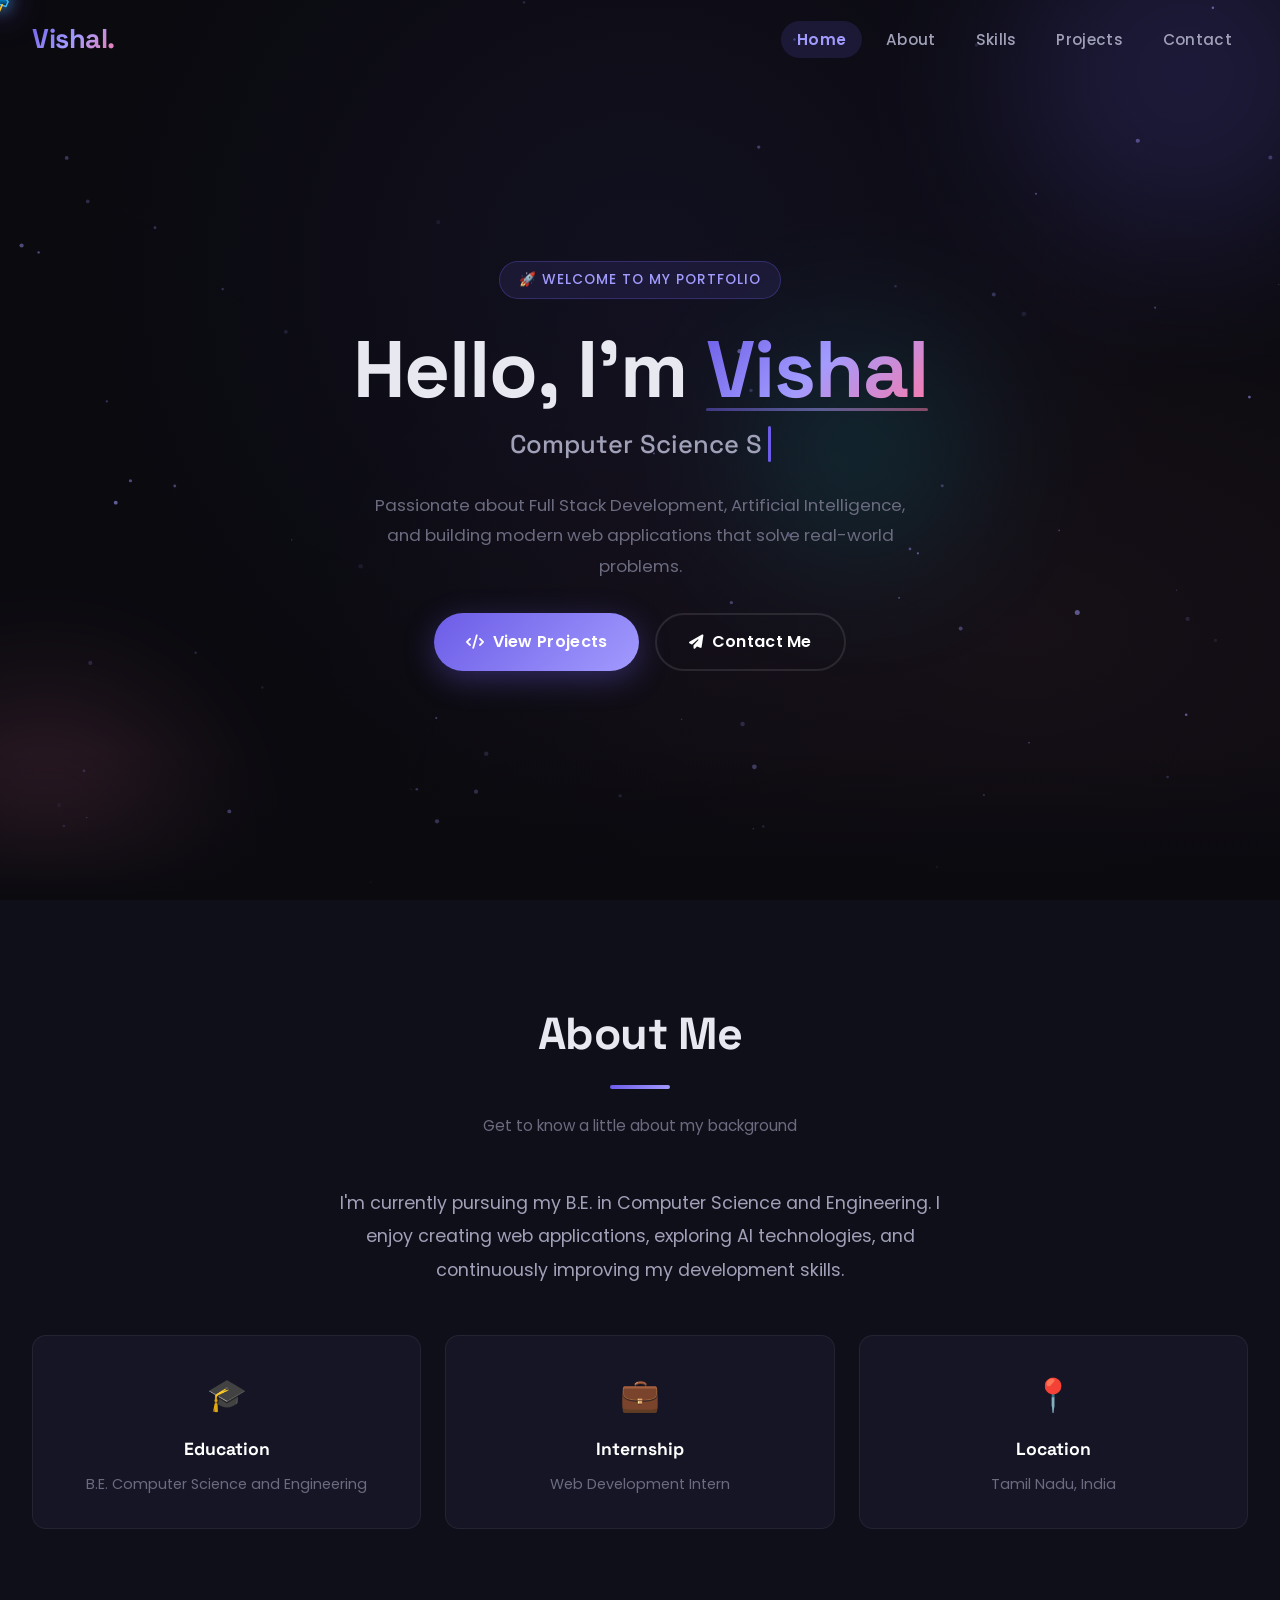
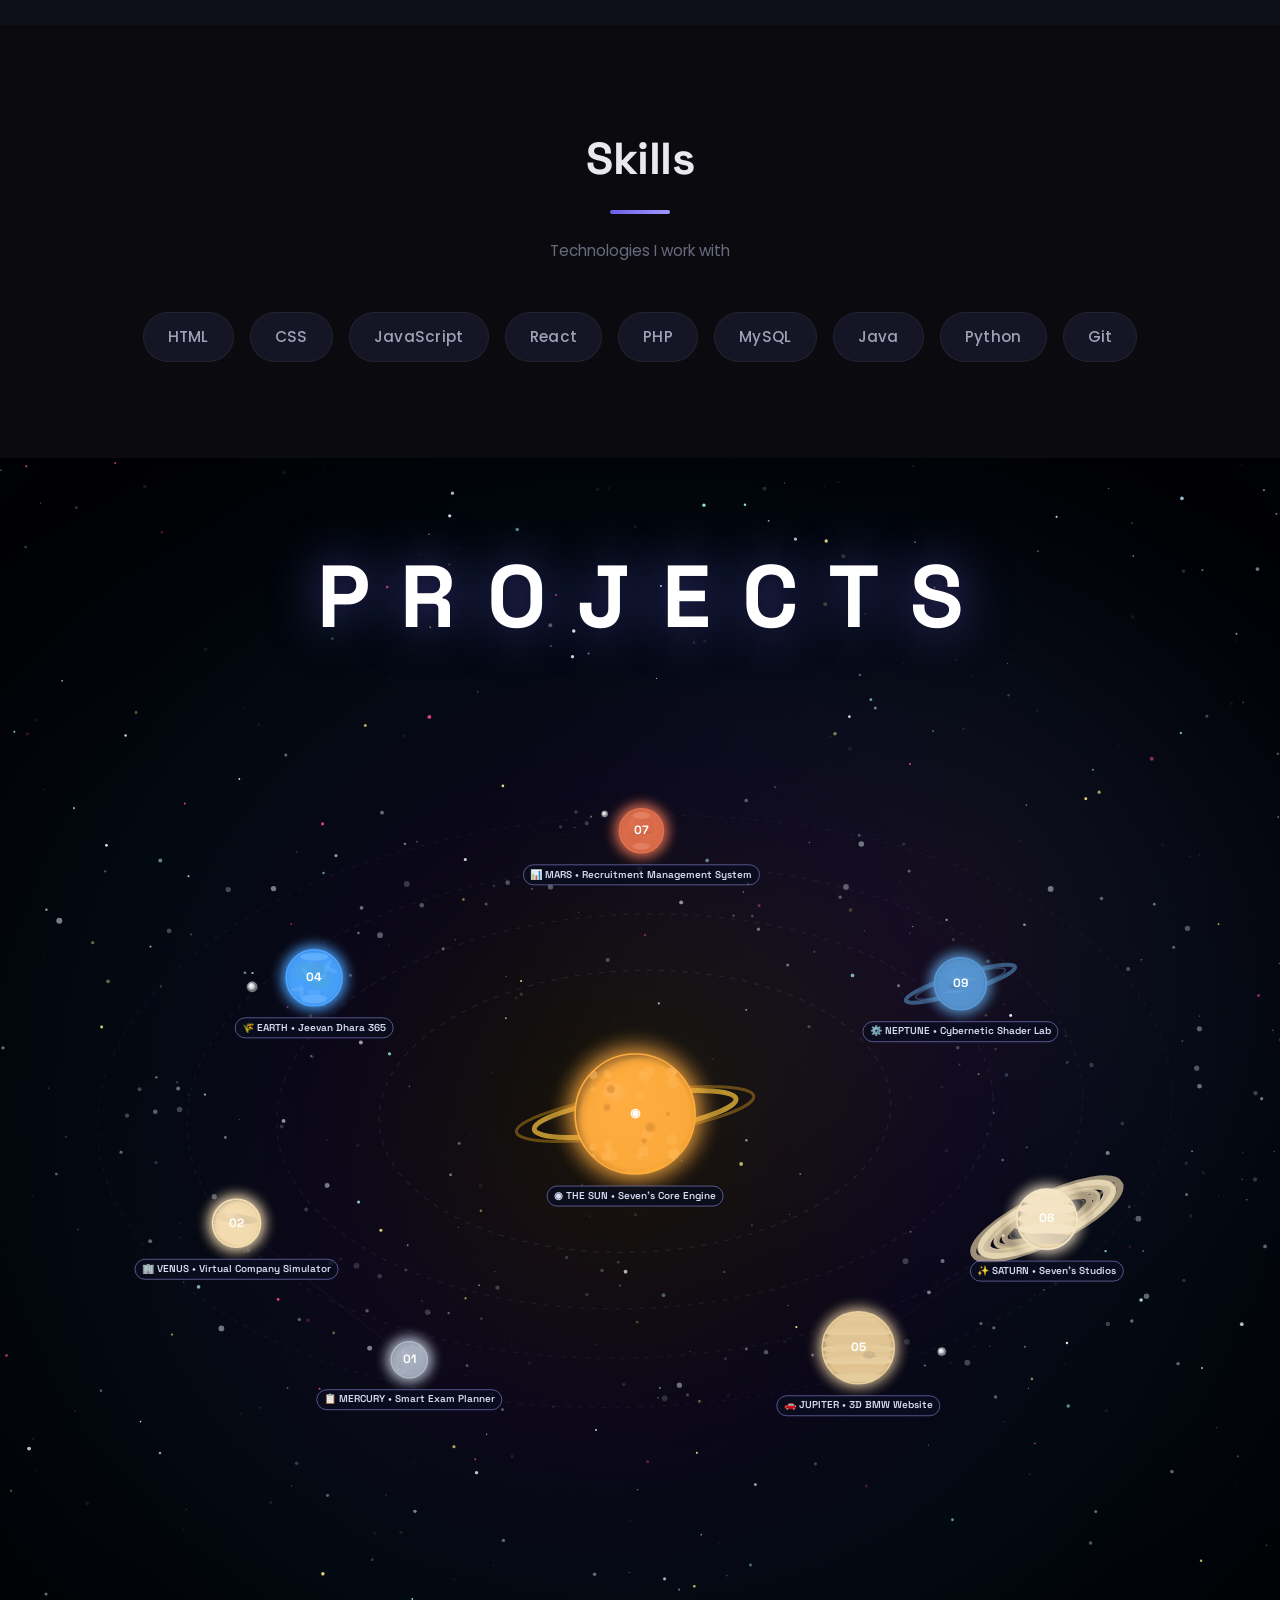
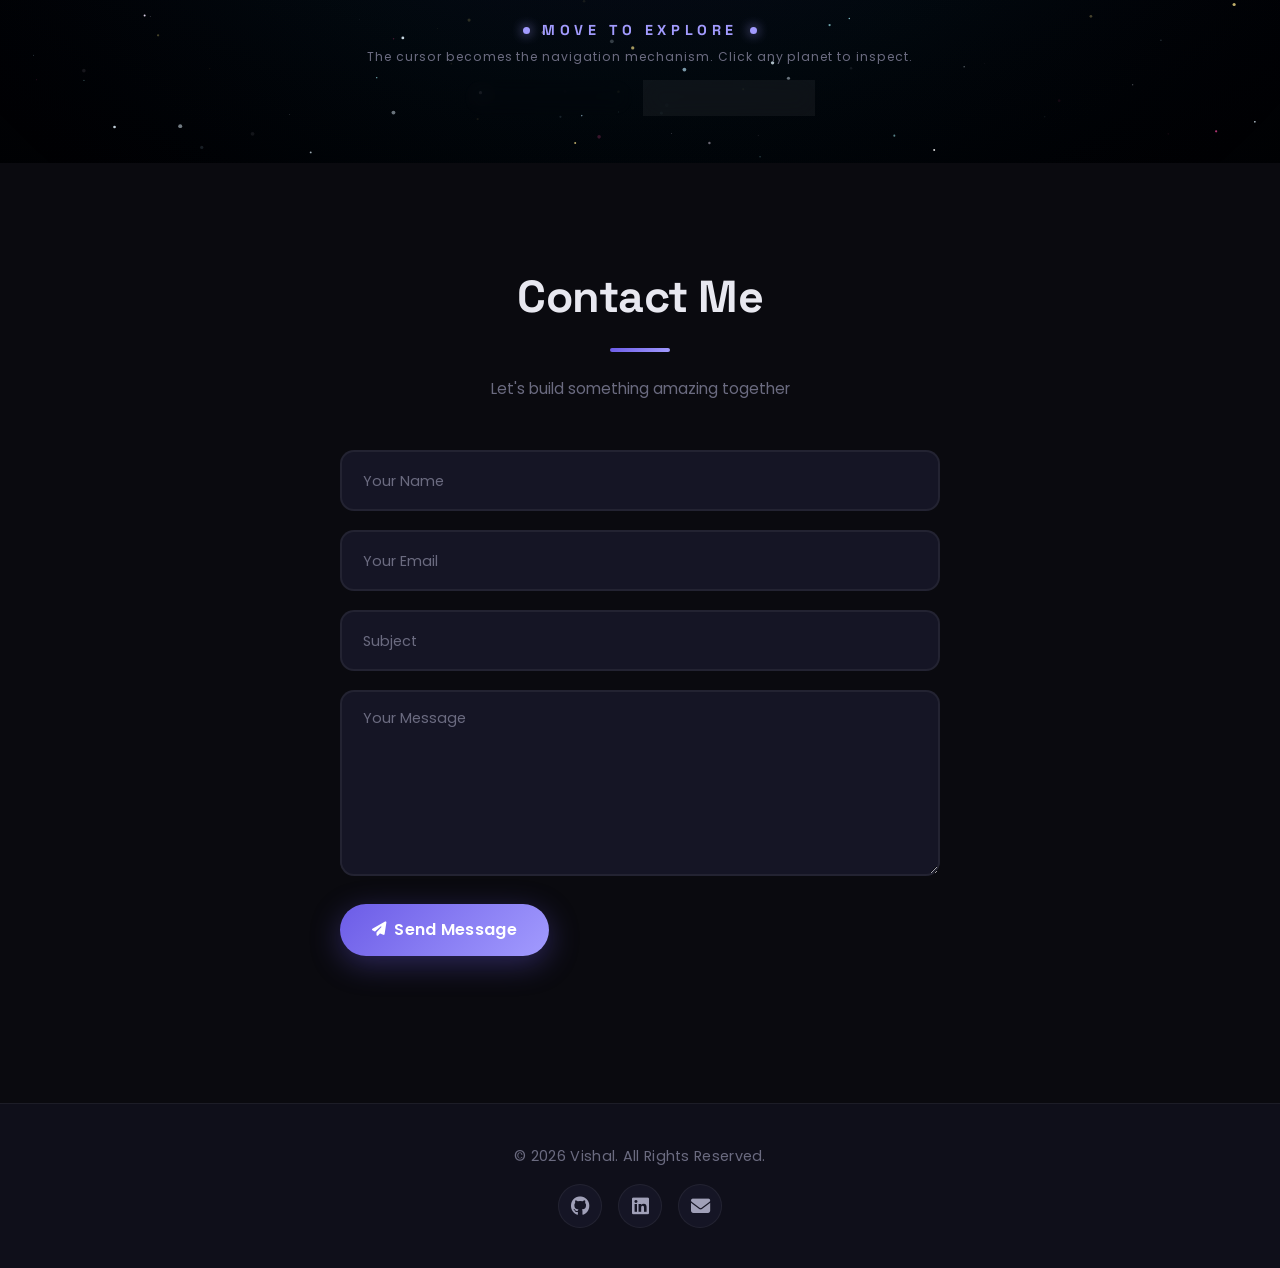
<file: index.html>
<!DOCTYPE html>
<html lang="en">

<head>
    <meta charset="UTF-8">
    <meta name="viewport" content="width=device-width, initial-scale=1.0">
    <title>Vishal</title>

    <!-- Font Awesome -->
    <link rel="stylesheet" href="https://cdnjs.cloudflare.com/ajax/libs/font-awesome/6.7.2/css/all.min.css">

    <!-- Google Fonts -->
    <link rel="preconnect" href="https://fonts.googleapis.com">
    <link rel="preconnect" href="https://fonts.gstatic.com" crossorigin>
    <link
        href="https://fonts.googleapis.com/css2?family=Poppins:wght@300;400;500;600;700;800;900&family=Space+Grotesk:wght@400;500;600;700&display=swap"
        rel="stylesheet">

    <style>
        *,
        *::before,
        *::after {
            margin: 0;
            padding: 0;
            box-sizing: border-box;
        }

        :root {
            --bg-primary: #0a0a0f;
            --bg-secondary: #0f0f1a;
            --bg-card: #151525;
            --bg-card-hover: #1a1a30;
            --text-primary: #e8e8f0;
            --text-secondary: #a0a0b8;
            --text-muted: #6b6b80;
            --accent: #6c5ce7;
            --accent-light: #a29bfe;
            --accent-glow: rgba(108, 92, 231, 0.4);
            --gradient-1: linear-gradient(135deg, #6c5ce7, #a29bfe);
            --gradient-2: linear-gradient(135deg, #fd79a8, #e84393);
            --gradient-3: linear-gradient(135deg, #00cec9, #0984e3);
            --gradient-hero: linear-gradient(135deg, #6c5ce7 0%, #a29bfe 50%, #fd79a8 100%);
            --border: rgba(255, 255, 255, 0.06);
            --border-light: rgba(255, 255, 255, 0.1);
            --shadow-sm: 0 2px 8px rgba(0, 0, 0, 0.3);
            --shadow-md: 0 8px 32px rgba(0, 0, 0, 0.4);
            --shadow-lg: 0 16px 48px rgba(0, 0, 0, 0.5);
            --shadow-glow: 0 0 40px var(--accent-glow);
            --radius-sm: 8px;
            --radius-md: 14px;
            --radius-lg: 20px;
            --radius-xl: 28px;
            --transition-fast: 0.2s cubic-bezier(0.4, 0, 0.2, 1);
            --transition-smooth: 0.35s cubic-bezier(0.4, 0, 0.2, 1);
            --transition-bounce: 0.5s cubic-bezier(0.34, 1.56, 0.64, 1);
            --font-poppins: 'Poppins', sans-serif;
            --font-space: 'Space Grotesk', sans-serif;
        }

        html {
            scroll-behavior: smooth;
            scroll-padding-top: 80px;
            font-size: 16px;
        }

        body {
            font-family: var(--font-poppins);
            background-color: var(--bg-primary);
            color: var(--text-primary);
            line-height: 1.7;
            overflow-x: hidden;
            -webkit-font-smoothing: antialiased;
            -moz-osx-font-smoothing: grayscale;
        }

        ::-webkit-scrollbar {
            width: 6px;
        }

        ::-webkit-scrollbar-track {
            background: var(--bg-primary);
        }

        ::-webkit-scrollbar-thumb {
            background: var(--accent);
            border-radius: 10px;
        }

        ::-webkit-scrollbar-thumb:hover {
            background: var(--accent-light);
        }

        ::selection {
            background: var(--accent);
            color: #fff;
        }

        #preloader {
            position: fixed;
            inset: 0;
            background: var(--bg-primary);
            z-index: 99999;
            display: flex;
            align-items: center;
            justify-content: center;
            transition: opacity 0.5s ease, visibility 0.5s ease;
        }

        #preloader.hidden {
            opacity: 0;
            visibility: hidden;
            pointer-events: none;
        }

        .loader-ring {
            width: 50px;
            height: 50px;
            border: 3px solid var(--border);
            border-top-color: var(--accent);
            border-radius: 50%;
            animation: spin 0.8s linear infinite;
        }

        @keyframes spin {
            to {
                transform: rotate(360deg);
            }
        }

        #particles-canvas {
            position: absolute;
            inset: 0;
            pointer-events: none;
            z-index: 0;
        }

        header {
            position: fixed;
            top: 0;
            left: 0;
            width: 100%;
            z-index: 1000;
            transition: var(--transition-smooth);
            padding: 0 2rem;
        }

        header.scrolled {
            background: rgba(10, 10, 15, 0.85);
            backdrop-filter: blur(20px);
            -webkit-backdrop-filter: blur(20px);
            box-shadow: 0 4px 30px rgba(0, 0, 0, 0.5);
            border-bottom: 1px solid var(--border);
        }

        .navbar {
            display: flex;
            align-items: center;
            justify-content: space-between;
            max-width: 1400px;
            margin: 0 auto;
            padding: 1rem 0;
            transition: padding var(--transition-smooth);
        }

        header.scrolled .navbar {
            padding: 0.7rem 0;
        }

        .logo {
            font-family: var(--font-space);
            font-size: 1.7rem;
            font-weight: 700;
            background: var(--gradient-hero);
            -webkit-background-clip: text;
            -webkit-text-fill-color: transparent;
            background-clip: text;
            letter-spacing: -0.5px;
            cursor: pointer;
            transition: var(--transition-fast);
            position: relative;
            z-index: 1001;
        }

        .logo:hover {
            transform: scale(1.05);
            filter: brightness(1.2);
        }

        .nav-links {
            display: flex;
            list-style: none;
            gap: 0.5rem;
            align-items: center;
        }

        .nav-links a {
            text-decoration: none;
            color: var(--text-secondary);
            font-weight: 500;
            font-size: 0.95rem;
            padding: 0.5rem 1rem;
            border-radius: 25px;
            transition: var(--transition-fast);
            position: relative;
            letter-spacing: 0.3px;
        }

        .nav-links a:hover,
        .nav-links a.active {
            color: #fff;
            background: rgba(108, 92, 231, 0.15);
        }

        .nav-links a.active {
            color: var(--accent-light);
            font-weight: 600;
        }

        .menu-btn {
            display: none;
            font-size: 1.5rem;
            color: #fff;
            cursor: pointer;
            z-index: 1001;
            transition: var(--transition-fast);
            padding: 0.4rem;
            border-radius: 8px;
        }

        .menu-btn:hover {
            color: var(--accent-light);
            background: rgba(255, 255, 255, 0.05);
        }

        .hero {
            min-height: 100vh;
            display: flex;
            align-items: center;
            justify-content: center;
            position: relative;
            overflow: hidden;
            padding: 6rem 2rem 4rem;
            background: radial-gradient(ellipse at 50% 30%, rgba(108, 92, 231, 0.08) 0%, transparent 60%),
                radial-gradient(ellipse at 80% 70%, rgba(253, 121, 168, 0.05) 0%, transparent 50%),
                var(--bg-primary);
        }

        .hero::after {
            content: '';
            position: absolute;
            bottom: 0;
            left: 0;
            width: 100%;
            height: 150px;
            background: linear-gradient(to top, var(--bg-primary), transparent);
            z-index: 1;
            pointer-events: none;
        }

        .hero-text {
            text-align: center;
            max-width: 750px;
            position: relative;
            z-index: 2;
            animation: fadeInUp 0.8s ease-out;
        }

        .hero-badge {
            display: inline-block;
            padding: 0.4rem 1.2rem;
            background: rgba(108, 92, 231, 0.12);
            border: 1px solid rgba(108, 92, 231, 0.3);
            border-radius: 50px;
            font-size: 0.85rem;
            font-weight: 500;
            color: var(--accent-light);
            margin-bottom: 1.5rem;
            letter-spacing: 1px;
            text-transform: uppercase;
        }

        .hero-text h1 {
            font-family: var(--font-space);
            font-size: clamp(2.8rem, 7vw, 5rem);
            font-weight: 800;
            line-height: 1.15;
            margin-bottom: 0.5rem;
            letter-spacing: -1px;
        }

        .hero-text h1 .highlight {
            background: var(--gradient-hero);
            -webkit-background-clip: text;
            -webkit-text-fill-color: transparent;
            background-clip: text;
            position: relative;
            display: inline-block;
        }

        .hero-text h1 .highlight::after {
            content: '';
            position: absolute;
            bottom: 4px;
            left: 0;
            width: 100%;
            height: 3px;
            background: var(--gradient-hero);
            border-radius: 2px;
            opacity: 0.5;
        }

        .hero-text .typing-wrapper {
            font-family: var(--font-space);
            font-size: clamp(1.2rem, 3vw, 1.6rem);
            font-weight: 500;
            color: var(--text-secondary);
            margin-bottom: 1.5rem;
            min-height: 2.2rem;
            display: flex;
            align-items: center;
            justify-content: center;
            gap: 4px;
        }

        .typing-cursor {
            display: inline-block;
            width: 3px;
            height: 1.4em;
            background: var(--accent);
            animation: blink 0.8s infinite;
            vertical-align: middle;
            margin-left: 2px;
            border-radius: 2px;
        }

        @keyframes blink {

            0%,
            100% {
                opacity: 1;
            }

            50% {
                opacity: 0;
            }
        }

        .hero-text p {
            color: var(--text-muted);
            font-size: 1.05rem;
            max-width: 550px;
            margin: 0 auto 2rem;
            line-height: 1.8;
        }

        .hero-buttons {
            display: flex;
            gap: 1rem;
            justify-content: center;
            flex-wrap: wrap;
        }

        .btn {
            display: inline-flex;
            align-items: center;
            gap: 0.5rem;
            padding: 0.85rem 2rem;
            border-radius: 50px;
            font-weight: 600;
            font-size: 1rem;
            text-decoration: none;
            cursor: pointer;
            border: none;
            transition: var(--transition-bounce);
            letter-spacing: 0.3px;
            position: relative;
            overflow: hidden;
            font-family: var(--font-poppins);
        }

        .btn.primary {
            background: var(--gradient-1);
            color: #fff;
            box-shadow: 0 8px 30px rgba(108, 92, 231, 0.35);
        }

        .btn.primary:hover {
            transform: translateY(-3px);
            box-shadow: 0 14px 40px rgba(108, 92, 231, 0.5);
            filter: brightness(1.1);
        }

        .btn.secondary {
            background: transparent;
            color: #fff;
            border: 2px solid var(--border-light);
        }

        .btn.secondary:hover {
            border-color: var(--accent);
            background: rgba(108, 92, 231, 0.08);
            transform: translateY(-3px);
            box-shadow: 0 8px 25px rgba(108, 92, 231, 0.2);
        }

        .btn i {
            font-size: 0.9rem;
        }

        .hero-shape {
            position: absolute;
            border-radius: 50%;
            filter: blur(80px);
            opacity: 0.2;
            z-index: 0;
            pointer-events: none;
            animation: floatShape 12s ease-in-out infinite;
        }

        .hero-shape.shape-1 {
            width: 350px;
            height: 350px;
            background: var(--accent);
            top: -100px;
            right: -80px;
            animation-delay: 0s;
        }

        .hero-shape.shape-2 {
            width: 250px;
            height: 250px;
            background: #fd79a8;
            bottom: -60px;
            left: -80px;
            animation-delay: -4s;
        }

        .hero-shape.shape-3 {
            width: 180px;
            height: 180px;
            background: #00cec9;
            top: 40%;
            left: 60%;
            animation-delay: -8s;
        }

        @keyframes floatShape {

            0%,
            100% {
                transform: translate(0, 0) scale(1);
            }

            25% {
                transform: translate(40px, -50px) scale(1.15);
            }

            50% {
                transform: translate(-20px, -20px) scale(0.9);
            }

            75% {
                transform: translate(-30px, 40px) scale(1.1);
            }
        }

        section {
            padding: 6rem 2rem;
            position: relative;
        }

        .section-title {
            font-family: var(--font-space);
            font-size: clamp(2rem, 5vw, 2.8rem);
            font-weight: 700;
            text-align: center;
            margin-bottom: 3.5rem;
            letter-spacing: -0.5px;
            position: relative;
        }

        .section-title::after {
            content: '';
            display: block;
            width: 60px;
            height: 4px;
            background: var(--gradient-1);
            border-radius: 2px;
            margin: 0.8rem auto 0;
        }

        .section-subtitle {
            text-align: center;
            color: var(--text-muted);
            max-width: 550px;
            margin: -2rem auto 3rem;
            font-size: 0.95rem;
        }

        #about {
            background: var(--bg-secondary);
        }

        .about-box {
            max-width: 1400px;
            margin: 0 auto;
            text-align: center;
        }

        .about-box>p {
            color: var(--text-secondary);
            font-size: 1.1rem;
            max-width: 650px;
            margin: 0 auto 3rem;
            line-height: 1.9;
        }

        .about-info {
            display: grid;
            grid-template-columns: repeat(auto-fit, minmax(220px, 1fr));
            gap: 1.5rem;
        }

        .info-card {
            background: var(--bg-card);
            border: 1px solid var(--border);
            border-radius: var(--radius-md);
            padding: 2rem 1.5rem;
            transition: var(--transition-smooth);
            position: relative;
            overflow: hidden;
        }

        .info-card::before {
            content: '';
            position: absolute;
            top: 0;
            left: 0;
            width: 100%;
            height: 3px;
            background: var(--gradient-1);
            transform: scaleX(0);
            transform-origin: left;
            transition: transform 0.4s ease;
        }

        .info-card:hover::before {
            transform: scaleX(1);
        }

        .info-card:hover {
            background: var(--bg-card-hover);
            border-color: var(--border-light);
            transform: translateY(-6px);
            box-shadow: var(--shadow-md);
        }

        .info-card .card-icon {
            font-size: 2rem;
            margin-bottom: 0.8rem;
            display: block;
        }

        .info-card h3 {
            font-family: var(--font-space);
            font-size: 1.1rem;
            margin-bottom: 0.4rem;
            color: #fff;
        }

        .info-card p {
            color: var(--text-muted);
            font-size: 0.9rem;
        }

        #skills {
            background: var(--bg-primary);
        }

        .skills-grid {
            display: flex;
            flex-wrap: wrap;
            gap: 1rem;
            justify-content: center;
            max-width: 1200px;
            margin: 0 auto;
        }

        .skill {
            padding: 0.7rem 1.5rem;
            background: var(--bg-card);
            border: 1px solid var(--border);
            border-radius: 50px;
            font-weight: 500;
            font-size: 0.95rem;
            color: var(--text-secondary);
            cursor: default;
            transition: var(--transition-bounce);
            position: relative;
            overflow: hidden;
            letter-spacing: 0.3px;
        }

        .skill::after {
            content: '';
            position: absolute;
            inset: 0;
            background: var(--gradient-1);
            opacity: 0;
            transition: opacity 0.3s ease;
            border-radius: 50px;
            z-index: -1;
        }

        .skill:hover {
            color: #fff;
            border-color: transparent;
            transform: translateY(-4px);
            box-shadow: 0 10px 30px rgba(108, 92, 231, 0.3);
        }

        .skill:hover::after {
            opacity: 1;
        }

        .projects-grid {
            display: grid;
            grid-template-columns: repeat(auto-fit, minmax(300px, 1fr));
            gap: 1.8rem;
            max-width: 1400px;
            margin: 0 auto;
            width: 100%;
        }

        .project-card {
            background: var(--bg-card);
            border: 1px solid var(--border);
            border-radius: var(--radius-lg);
            padding: 2rem;
            transition: var(--transition-smooth);
            position: relative;
            overflow: hidden;
            cursor: pointer;
            display: flex;
            flex-direction: column;
            gap: 0.8rem;
        }

        .project-card .project-icon {
            font-size: 2.2rem;
            margin-bottom: 0.3rem;
        }

        .project-card::after {
            content: '';
            position: absolute;
            inset: 0;
            background: radial-gradient(circle at 50% 0%, rgba(108, 92, 231, 0.08), transparent 70%);
            opacity: 0;
            transition: opacity 0.4s ease;
            pointer-events: none;
        }

        .project-card:hover {
            border-color: rgba(108, 92, 231, 0.4);
            transform: translateY(-8px);
            box-shadow: var(--shadow-lg), 0 0 0 1px rgba(108, 92, 231, 0.2) inset;
        }

        .project-card:hover::after {
            opacity: 1;
        }

        .project-card h3 {
            font-family: var(--font-space);
            font-size: 1.25rem;
            color: #fff;
            letter-spacing: -0.3px;
        }

        .project-card p {
            color: var(--text-muted);
            font-size: 0.9rem;
            line-height: 1.6;
            flex-grow: 1;
        }

        .project-tags {
            display: flex;
            flex-wrap: wrap;
            gap: 0.5rem;
            margin-top: 0.5rem;
        }

        .project-tags span {
            padding: 0.3rem 0.8rem;
            background: rgba(108, 92, 231, 0.1);
            border-radius: 20px;
            font-size: 0.75rem;
            font-weight: 500;
            color: var(--accent-light);
            letter-spacing: 0.3px;
        }

        .project-link {
            display: inline-flex;
            align-items: center;
            gap: 0.4rem;
            color: var(--accent-light);
            font-weight: 600;
            font-size: 0.9rem;
            text-decoration: none;
            margin-top: 0.4rem;
            transition: gap var(--transition-fast);
        }

        .project-link:hover {
            gap: 0.7rem;
        }

        #contact {
            background: var(--bg-primary);
            position: relative;
        }

        .contact-form {
            max-width: 600px;
            margin: 0 auto;
            display: flex;
            flex-direction: column;
            gap: 1.2rem;
        }

        .contact-form input,
        .contact-form textarea {
            width: 100%;
            padding: 1rem 1.3rem;
            background: var(--bg-card);
            border: 2px solid var(--border);
            border-radius: var(--radius-md);
            color: #fff;
            font-family: var(--font-poppins);
            font-size: 1rem;
            transition: var(--transition-fast);
            outline: none;
            resize: vertical;
        }

        .contact-form input:focus,
        .contact-form textarea:focus {
            border-color: var(--accent);
            box-shadow: 0 0 0 4px rgba(108, 92, 231, 0.1);
            background: var(--bg-card-hover);
        }

        .contact-form input::placeholder,
        .contact-form textarea::placeholder {
            color: var(--text-muted);
            font-size: 0.9rem;
        }

        .contact-form .btn {
            align-self: flex-start;
            margin-top: 0.5rem;
        }

        .form-status {
            text-align: center;
            font-weight: 500;
            margin-top: 0.5rem;
            min-height: 1.5rem;
            font-size: 0.9rem;
            transition: var(--transition-fast);
        }

        .form-status.success {
            color: #00cec9;
        }

        .form-status.error {
            color: #fd79a8;
        }

        footer {
            background: var(--bg-secondary);
            text-align: center;
            padding: 2.5rem 2rem;
            border-top: 1px solid var(--border);
            display: flex;
            flex-direction: column;
            align-items: center;
            gap: 1rem;
        }

        footer p {
            color: var(--text-muted);
            font-size: 0.9rem;
            letter-spacing: 0.3px;
        }

        .socials {
            display: flex;
            gap: 1rem;
        }

        .socials a {
            display: flex;
            align-items: center;
            justify-content: center;
            width: 44px;
            height: 44px;
            border-radius: 50%;
            background: var(--bg-card);
            color: var(--text-secondary);
            font-size: 1.2rem;
            text-decoration: none;
            transition: var(--transition-bounce);
            border: 1px solid var(--border);
        }

        .socials a:hover {
            background: var(--accent);
            color: #fff;
            border-color: transparent;
            transform: translateY(-4px);
            box-shadow: 0 8px 25px rgba(108, 92, 231, 0.4);
        }

        #back-to-top {
            position: fixed;
            bottom: 30px;
            right: 30px;
            width: 48px;
            height: 48px;
            border-radius: 50%;
            background: var(--accent);
            color: #fff;
            border: none;
            cursor: pointer;
            font-size: 1.2rem;
            z-index: 999;
            opacity: 0;
            visibility: hidden;
            transform: translateY(20px);
            transition: var(--transition-bounce);
            box-shadow: 0 6px 20px rgba(108, 92, 231, 0.4);
            display: flex;
            align-items: center;
            justify-content: center;
        }

        #back-to-top.visible {
            opacity: 1;
            visibility: visible;
            transform: translateY(0);
        }

        #back-to-top:hover {
            transform: translateY(-5px);
            box-shadow: 0 10px 30px rgba(108, 92, 231, 0.6);
            background: var(--accent-light);
        }

        @keyframes fadeInUp {
            from {
                opacity: 0;
                transform: translateY(30px);
            }

            to {
                opacity: 1;
                transform: translateY(0);
            }
        }

        @keyframes fadeIn {
            from {
                opacity: 0;
            }

            to {
                opacity: 1;
            }
        }

        .reveal {
            opacity: 0;
            transform: translateY(40px);
            transition: opacity 0.7s ease, transform 0.7s ease;
        }

        .reveal.visible {
            opacity: 1;
            transform: translateY(0);
        }

        .reveal-delay-1 {
            transition-delay: 0.1s;
        }

        .reveal-delay-2 {
            transition-delay: 0.2s;
        }

        .reveal-delay-3 {
            transition-delay: 0.3s;
        }

        .reveal-delay-4 {
            transition-delay: 0.4s;
        }

        .reveal-delay-5 {
            transition-delay: 0.5s;
        }

        /* ===============================
           PROJECTS SECTION — IMMERSIVE SOLAR SYSTEM
           =============================== */
        #projects {
            background: #000103;
            position: relative;
            min-height: 145vh;
            display: flex;
            flex-direction: column;
            justify-content: space-between;
            align-items: center;
            padding: 4rem 2rem 3rem 2rem;
            overflow: hidden;
            user-select: none;
        }

        #projects::before {
            content: '';
            position: absolute;
            inset: 0;
            background: radial-gradient(ellipse 95% 65% at 50% 50%, rgba(25, 20, 60, 0.10) 0%, rgba(3, 4, 10, 0.95) 55%, rgba(0, 1, 3, 1) 95%),
                radial-gradient(ellipse 55% 45% at 75% 25%, rgba(6, 182, 212, 0.05) 0%, transparent 70%),
                radial-gradient(ellipse 55% 45% at 25% 75%, rgba(236, 72, 153, 0.04) 0%, transparent 70%);
            pointer-events: none;
            z-index: 0;
        }

        /* Text overlays — smooth fade transitions for scroll-aware visibility */
        .opening-header {
            position: relative;
            z-index: 10;
            text-align: center;
            pointer-events: auto;
            opacity: 1;
            transform: none;
            transition: opacity 0.35s ease-out, transform 0.35s ease-out;
        }

        .opening-header.overlay-hidden {
            opacity: 0;
            pointer-events: none;
            transform: translateY(-18px);
        }

        .opening-badge {
            font-family: var(--font-space);
            font-size: 0.8rem;
            font-weight: 700;
            letter-spacing: 0.3em;
            color: var(--accent-light);
            text-transform: uppercase;
            background: rgba(108, 92, 231, 0.22);
            border: 1px solid rgba(162, 155, 254, 0.45);
            padding: 6px 24px;
            border-radius: 50px;
            display: inline-block;
            margin-bottom: 0.5rem;
            box-shadow: 0 0 30px rgba(108, 92, 231, 0.4);
            backdrop-filter: blur(10px);
        }

        .opening-title {
            font-family: var(--font-space);
            font-size: clamp(2.8rem, 7.5vw, 5.5rem);
            font-weight: 900;
            letter-spacing: 0.35em;
            text-indent: 0.35em;
            color: #ffffff;
            text-transform: uppercase;
            margin-bottom: 0.2rem;
            text-shadow: 0 0 50px rgba(108, 92, 231, 0.65);
        }

        #projects-opening-canvas {
            position: absolute;
            top: 0;
            left: 0;
            width: 100%;
            height: 100%;
            z-index: 2;
        }

        /* Bottom Banner & Mode Controls — also fade on immersion */
        .projects-bottom-bar {
            position: relative;
            z-index: 5;
            text-align: center;
            transition: opacity 0.35s ease-out, transform 0.35s ease-out;
        }

        .projects-bottom-bar.overlay-hidden {
            opacity: 0;
            pointer-events: none;
            transform: translateY(18px);
        }

        .explore-banner {
            margin-bottom: 0.8rem;
            text-align: center;
            transition: opacity 0.35s ease-out;
        }

        .explore-prompt {
            font-family: var(--font-space);
            font-size: 0.9rem;
            font-weight: 700;
            letter-spacing: 0.32em;
            color: var(--accent-light);
            text-transform: uppercase;
            display: inline-flex;
            align-items: center;
            gap: 12px;
            animation: exploreGlow 2.5s infinite ease-in-out;
        }

        .explore-dot {
            width: 7px;
            height: 7px;
            background: var(--accent-light);
            border-radius: 50%;
            box-shadow: 0 0 12px var(--accent-light);
        }

        .explore-sub {
            font-size: 0.76rem;
            color: var(--text-muted);
            margin-top: 4px;
            letter-spacing: 0.08em;
            text-align: center;
        }

        @keyframes exploreGlow {

            0%,
            100% {
                opacity: 0.6;
                transform: scale(1);
            }

            50% {
                opacity: 1;
                transform: scale(1.04);
            }
        }

        .projects-mode-controls {
            display: flex;
            gap: 12px;
            justify-content: center;
            transition: opacity 0.7s ease;
        }

        .mode-btn {
            background: rgba(255, 255, 255, 0.05);
            border: 1px solid var(--border-light);
            color: var(--text-secondary);
            padding: 8px 20px;
            border-radius: 50px;
            font-family: var(--font-space);
            font-size: 0.8rem;
            font-weight: 600;
            cursor: pointer;
            transition: var(--transition-fast);
            display: inline-flex;
            align-items: center;
            gap: 8px;
            backdrop-filter: blur(10px);
            white-space: nowrap;
        }

        .mode-btn:hover,
        .mode-btn.active {
            background: var(--accent);
            color: #ffffff;
            border-color: var(--accent-light);
            box-shadow: 0 0 20px var(--accent-glow);
        }

        .projects-grid-hidden {
            display: none !important;
        }

        #projects.grid-mode {
            min-height: auto;
            padding: 5rem 2rem 3rem;
            background: var(--bg-secondary);
        }

        #projects.grid-mode #projects-opening-canvas,
        #projects.grid-mode #node-cursor-hud {
            display: none;
        }

        #projects.grid-mode .explore-banner {
            display: none;
        }

        #projects.grid-mode::before {
            display: none;
        }

        #projects.grid-mode .opening-header,
        #projects.grid-mode .projects-bottom-bar {
            opacity: 1 !important;
            pointer-events: auto !important;
            transform: none !important;
        }

        /* HUD Panel */
        #node-cursor-hud {
            position: absolute;
            z-index: 25;
            background: rgba(10, 12, 24, 0.94);
            border: 1px solid var(--accent-light);
            border-radius: var(--radius-md);
            padding: 18px 22px;
            width: 310px;
            box-shadow: 0 25px 60px rgba(0, 0, 0, 0.9), 0 0 40px rgba(108, 92, 231, 0.5);
            backdrop-filter: blur(18px);
            pointer-events: auto;
            opacity: 0;
            transform: translateY(12px) scale(0.95);
            transition: opacity 0.25s ease, transform 0.25s ease;
        }

        #node-cursor-hud.active {
            opacity: 1;
            transform: translateY(0) scale(1);
        }

        .hud-top {
            font-family: var(--font-space);
            font-size: 0.72rem;
            font-weight: 800;
            color: var(--accent-light);
            letter-spacing: 0.15em;
            margin-bottom: 8px;
            display: flex;
            justify-content: space-between;
            align-items: center;
        }

        .hud-close-btn {
            cursor: pointer;
            color: var(--text-muted);
            font-size: 0.9rem;
            transition: color 0.2s;
            padding: 2px 6px;
        }

        .hud-close-btn:hover {
            color: #ffffff;
        }

        .hud-name {
            font-size: 1.1rem;
            font-weight: 700;
            color: #ffffff;
            margin-bottom: 6px;
            display: flex;
            align-items: center;
            gap: 10px;
        }

        .hud-description {
            font-size: 0.82rem;
            color: var(--text-secondary);
            line-height: 1.5;
            margin-bottom: 14px;
        }

        .hud-pill-tags {
            display: flex;
            gap: 6px;
            flex-wrap: wrap;
            margin-bottom: 14px;
        }

        .hud-pill-tags span {
            font-size: 0.68rem;
            background: rgba(108, 92, 231, 0.2);
            border: 1px solid rgba(162, 155, 254, 0.35);
            color: var(--accent-light);
            padding: 3px 9px;
            border-radius: 4px;
        }

        .hud-cta-btn {
            display: inline-flex;
            align-items: center;
            gap: 8px;
            font-size: 0.82rem;
            font-weight: 700;
            color: #ffffff;
            background: var(--accent);
            padding: 8px 16px;
            border-radius: 6px;
            text-decoration: none;
            transition: background 0.2s, transform 0.2s;
            width: 100%;
            justify-content: center;
            box-shadow: 0 4px 15px rgba(108, 92, 231, 0.4);
        }

        .hud-cta-btn:hover {
            background: var(--accent-light);
            color: #000000;
            transform: translateY(-2px);
        }

        /* ===============================
           RESPONSIVE
           =============================== */
        @media (max-width: 768px) {
            .menu-btn {
                display: block;
            }

            .nav-links {
                position: fixed;
                top: 0;
                right: -100%;
                width: 280px;
                height: 100vh;
                background: rgba(15, 15, 26, 0.97);
                backdrop-filter: blur(20px);
                -webkit-backdrop-filter: blur(20px);
                flex-direction: column;
                padding: 6rem 2rem 2rem;
                gap: 0.3rem;
                transition: right 0.4s cubic-bezier(0.4, 0, 0.2, 1);
                box-shadow: -10px 0 40px rgba(0, 0, 0, 0.6);
                border-left: 1px solid var(--border);
                z-index: 1000;
            }

            .nav-links.active {
                right: 0;
            }

            .nav-links a {
                font-size: 1.1rem;
                padding: 0.7rem 1rem;
                display: block;
                border-radius: 10px;
            }

            .hero-text h1 {
                font-size: 2.4rem;
            }

            section {
                padding: 4rem 1.2rem;
            }

            .projects-grid {
                grid-template-columns: 1fr;
            }

            .about-info {
                grid-template-columns: 1fr 1fr;
            }

            #back-to-top {
                bottom: 20px;
                right: 20px;
                width: 40px;
                height: 40px;
                font-size: 1rem;
            }

            .opening-title {
                letter-spacing: 0.2em !important;
                text-indent: 0.2em !important;
                font-size: clamp(2rem, 8vw, 3.5rem) !important;
            }

            #node-cursor-hud {
                width: 240px !important;
                padding: 12px 15px !important;
            }

            .projects-mode-controls {
                flex-direction: column;
                gap: 8px !important;
            }

            .mode-btn {
                font-size: 0.72rem !important;
                padding: 7px 15px !important;
            }
        }

        @media (max-width: 480px) {
            .about-info {
                grid-template-columns: 1fr;
            }

            .hero-buttons {
                flex-direction: column;
                align-items: center;
            }

            .hero-buttons .btn {
                width: 100%;
                justify-content: center;
            }

            .navbar {
                padding: 0.8rem 0;
            }

            .logo {
                font-size: 1.4rem;
            }

            .opening-title {
                letter-spacing: 0.12em !important;
                text-indent: 0.12em !important;
                font-size: 1.9rem !important;
            }

            #node-cursor-hud {
                width: 200px !important;
                padding: 10px 12px !important;
                left: 10px !important;
            }
        }

        /* ===============================
           SPACE SHUTTLE SCI-FI CURSOR
           =============================== */
        @media (pointer: fine) {
            *, *::before, *::after,
            html, body, a, button, input, textarea, select, label, canvas, svg, iframe, img, span, div, p, h1, h2, h3, h4, h5, h6,
            .btn, .mode-btn, .filter-btn, .hud-close-btn, .hud-cta-btn, .social-icon, #back-to-top, [role="button"] {
                cursor: none !important;
            }
            *:hover, *:active, *:focus, *:visited {
                cursor: none !important;
            }
        }

        #space-cursor-shuttle {
            position: fixed;
            top: 0;
            left: 0;
            width: 26px;
            height: 26px;
            pointer-events: none;
            z-index: 99999;
            transform: translate(-50%, -50%) rotate(0deg);
            filter: drop-shadow(0 0 8px rgba(56, 189, 248, 0.9)) drop-shadow(0 0 16px rgba(168, 85, 247, 0.6));
            transition: transform 0.08s cubic-bezier(0.1, 1, 0.1, 1), filter 0.2s;
        }

        #space-cursor-shuttle svg {
            width: 100%;
            height: 100%;
            display: block;
        }

        #space-cursor-ring {
            position: fixed;
            top: 0;
            left: 0;
            width: 44px;
            height: 44px;
            border: 1.5px dashed rgba(6, 182, 212, 0.75);
            border-radius: 50%;
            pointer-events: none;
            z-index: 99998;
            transform: translate(-50%, -50%);
            transition: width 0.25s cubic-bezier(0.16, 1, 0.3, 1),
                height 0.25s cubic-bezier(0.16, 1, 0.3, 1),
                border-color 0.25s,
                background-color 0.25s,
                box-shadow 0.25s;
            box-shadow: 0 0 18px rgba(6, 182, 212, 0.35), inset 0 0 12px rgba(168, 85, 247, 0.25);
            animation: spaceCursorRotate 10s linear infinite;
        }

        @keyframes spaceCursorRotate {
            from {
                transform: translate(-50%, -50%) rotate(0deg);
            }

            to {
                transform: translate(-50%, -50%) rotate(360deg);
            }
        }

        /* Reticle Ticks */
        .ring-tick {
            position: absolute;
            background: rgba(6, 182, 212, 0.9);
            pointer-events: none;
            transition: background-color 0.2s;
        }

        .tick-top {
            top: -6px;
            left: 50%;
            width: 2px;
            height: 6px;
            transform: translateX(-50%);
        }

        .tick-bottom {
            bottom: -6px;
            left: 50%;
            width: 2px;
            height: 6px;
            transform: translateX(-50%);
        }

        .tick-left {
            left: -6px;
            top: 50%;
            width: 6px;
            height: 2px;
            transform: translateY(-50%);
        }

        .tick-right {
            right: -6px;
            top: 50%;
            width: 6px;
            height: 2px;
            transform: translateY(-50%);
        }

        /* Sci-Fi Target Lock Brackets */
        .lock-corner {
            position: absolute;
            width: 10px;
            height: 10px;
            border: 1.5px solid transparent;
            opacity: 0;
            transition: opacity 0.25s, border-color 0.25s, transform 0.25s;
        }

        .corner-tl {
            top: -10px;
            left: -10px;
            border-top-color: #fbbf24;
            border-left-color: #fbbf24;
        }

        .corner-tr {
            top: -10px;
            right: -10px;
            border-top-color: #fbbf24;
            border-right-color: #fbbf24;
        }

        .corner-bl {
            bottom: -10px;
            left: -10px;
            border-bottom-color: #fbbf24;
            border-left-color: #fbbf24;
        }

        .corner-br {
            bottom: -10px;
            right: -10px;
            border-bottom-color: #fbbf24;
            border-right-color: #fbbf24;
        }

        /* Hover / Target Lock State (Links, Buttons & Planet Nodes) */
        body.cursor-hover #space-cursor-shuttle,
        body.cursor-hover-planet #space-cursor-shuttle {
            filter: drop-shadow(0 0 14px rgba(251, 191, 36, 0.95)) drop-shadow(0 0 28px rgba(245, 158, 11, 0.85));
        }

        body.cursor-hover #space-cursor-ring,
        body.cursor-hover-planet #space-cursor-ring {
            width: 60px;
            height: 60px;
            border: 1.5px solid rgba(251, 191, 36, 0.9);
            background-color: rgba(251, 191, 36, 0.08);
            box-shadow: 0 0 32px rgba(251, 191, 36, 0.55), inset 0 0 22px rgba(251, 191, 36, 0.3);
            animation-duration: 3.5s;
        }

        body.cursor-hover .lock-corner,
        body.cursor-hover-planet .lock-corner {
            opacity: 1;
            transform: scale(1.15);
        }

        body.cursor-hover .ring-tick,
        body.cursor-hover-planet .ring-tick {
            background: rgba(251, 191, 36, 0.95);
        }

        /* Mouse Down Click Pulse */
        body.cursor-active #space-cursor-ring {
            width: 30px;
            height: 30px;
            border-color: #ec4899;
            box-shadow: 0 0 35px rgba(236, 72, 153, 0.95);
        }

        #space-cursor-canvas {
            position: fixed;
            top: 0;
            left: 0;
            width: 100vw;
            height: 100vh;
            pointer-events: none;
            z-index: 99997;
        }
    </style>
</head>

<body>

    <div id="preloader">
        <div class="loader-ring"></div>
    </div>

    <button id="back-to-top" title="Back to top">
        <i class="fas fa-arrow-up"></i>
    </button>

    <header>
        <nav class="navbar">
            <h2 class="logo">Vishal.</h2>
            <ul class="nav-links">
                <li><a href="#home" class="active">Home</a></li>
                <li><a href="#about">About</a></li>
                <li><a href="#skills">Skills</a></li>
                <li><a href="#projects">Projects</a></li>
                <li><a href="#contact">Contact</a></li>
            </ul>
            <div class="menu-btn">
                <i class="fas fa-bars"></i>
            </div>
        </nav>
    </header>

    <section id="home" class="hero">
        <div class="hero-shape shape-1"></div>
        <div class="hero-shape shape-2"></div>
        <div class="hero-shape shape-3"></div>
        <canvas id="particles-canvas"></canvas>
        <div class="hero-text">
            <span class="hero-badge">🚀 Welcome to my portfolio</span>
            <h1>Hello, I'm <span class="highlight">Vishal</span></h1>
            <div class="typing-wrapper">
                <span id="typing-text"></span><span class="typing-cursor"></span>
            </div>
            <p>
                Passionate about Full Stack Development, Artificial Intelligence,
                and building modern web applications that solve real-world problems.
            </p>
            <div class="hero-buttons">
                <a href="#projects" class="btn primary">
                    <i class="fas fa-code"></i> View Projects
                </a>
                <a href="#contact" class="btn secondary">
                    <i class="fas fa-paper-plane"></i> Contact Me
                </a>
            </div>
        </div>
    </section>

    <section id="about">
        <h2 class="section-title reveal">About Me</h2>
        <p class="section-subtitle reveal reveal-delay-1">Get to know a little about my background</p>
        <div class="about-box">
            <p class="reveal reveal-delay-1">
                I'm currently pursuing my B.E. in Computer Science and Engineering.
                I enjoy creating web applications, exploring AI technologies,
                and continuously improving my development skills.
            </p>
            <div class="about-info">
                <div class="info-card reveal reveal-delay-2">
                    <span class="card-icon">🎓</span>
                    <h3>Education</h3>
                    <p>B.E. Computer Science and Engineering</p>
                </div>
                <div class="info-card reveal reveal-delay-3">
                    <span class="card-icon">💼</span>
                    <h3>Internship</h3>
                    <p>Web Development Intern</p>
                </div>
                <div class="info-card reveal reveal-delay-4">
                    <span class="card-icon">📍</span>
                    <h3>Location</h3>
                    <p>Tamil Nadu, India</p>
                </div>
            </div>
        </div>
    </section>

    <section id="skills">
        <h2 class="section-title reveal">Skills</h2>
        <p class="section-subtitle reveal reveal-delay-1">Technologies I work with</p>
        <div class="skills-grid">
            <div class="skill reveal reveal-delay-1">HTML</div>
            <div class="skill reveal reveal-delay-1">CSS</div>
            <div class="skill reveal reveal-delay-2">JavaScript</div>
            <div class="skill reveal reveal-delay-2">React</div>
            <div class="skill reveal reveal-delay-2">PHP</div>
            <div class="skill reveal reveal-delay-3">MySQL</div>
            <div class="skill reveal reveal-delay-3">Java</div>
            <div class="skill reveal reveal-delay-4">Python</div>
            <div class="skill reveal reveal-delay-4">Git</div>
        </div>
    </section>

    <!-- ================= PROJECTS — IMMERSIVE SOLAR SYSTEM ================= -->
    <section id="projects">
        <div class="opening-header">
            <!--<span class="opening-badge">01 — The Opening</span>-->
            <h2 class="opening-title">PROJECTS</h2>
        </div>

        <canvas id="projects-opening-canvas"></canvas>

        <div id="node-cursor-hud">
            <div class="hud-top">
                <span id="hud-id-text">NODE 01</span>
                <span class="hud-close-btn" onclick="unpinHudCard(event)" title="Close Panel"><i
                        class="fas fa-times"></i></span>
            </div>
            <div class="hud-name">
                <span id="hud-icon-text">📋</span>
                <span id="hud-title-text">Smart Exam Planner</span>
            </div>
            <div class="hud-description" id="hud-desc-text">AI-powered seating management platform.</div>
            <div class="hud-pill-tags" id="hud-tags-text"><span>AI</span><span>Python</span></div>
            <a href="#" target="_blank" rel="noopener noreferrer" class="hud-cta-btn" id="hud-link-text">
                Know More <i class="fas fa-external-link-alt"></i>
            </a>
        </div>

        <div class="projects-bottom-bar">
            <div class="explore-banner">
                <div class="explore-prompt">
                    <span class="explore-dot"></span>
                    MOVE TO EXPLORE
                    <span class="explore-dot"></span>
                </div>
                <div class="explore-sub">The cursor becomes the navigation mechanism. Click any planet to inspect.</div>
            </div>
            <div class="projects-mode-controls">
                <button class="mode-btn active" id="mode-matrix-btn" onclick="toggleProjectsDisplay('matrix')">
                    <i class="fas fa-circle-nodes"></i> Immersive Matrix
                </button>
                <button class="mode-btn" id="mode-grid-btn" onclick="toggleProjectsDisplay('grid')">
                    <i class="fas fa-table-cells"></i> Classic Cards Grid
                </button>
            </div>
        </div>

        <div class="projects-grid projects-grid-hidden" id="projects-cards-grid"
            style="position:relative; z-index:5; width:100%; margin-top:2rem;">
            <div class="project-card reveal reveal-delay-1">
                <span class="project-icon">📋</span>
                <h3>Smart Exam Planner</h3>
                <p>AI-powered exam seating management platform with intelligent allocation algorithms.</p>
                <div class="project-tags"><span>AI</span><span>Python</span><span>Web</span></div>
                <a href="https://vip007vishal.github.io/SEP_web/" target="_blank" rel="noopener noreferrer"
                    class="project-link">Know More <i class="fas fa-arrow-right"></i></a>
            </div>
            <div class="project-card reveal reveal-delay-2">
                <span class="project-icon">🏢</span>
                <h3>Virtual Company Simulator</h3>
                <p>Simulation platform for recruitment and interview practice with real-time feedback.</p>
                <div class="project-tags"><span>React</span><span>Node.js</span><span>AI</span></div>
                <a href="https://vip007vishal.github.io/VCS_web/" target="_blank" rel="noopener noreferrer"
                    class="project-link">Know More <i class="fas fa-arrow-right"></i></a>
            </div>
            <div class="project-card reveal reveal-delay-3">
                <span class="project-icon">📊</span>
                <h3>Recruitment Management System</h3>
                <p>Applicant tracking system built using PHP & MySQL with dashboard analytics.</p>
                <div class="project-tags"><span>PHP</span><span>MySQL</span><span>Bootstrap</span></div>
                <a href="https://vip007vishal.github.io/CRM_web/" target="_blank" rel="noopener noreferrer"
                    class="project-link">Know More <i class="fas fa-arrow-right"></i></a>
            </div>
            <div class="project-card reveal reveal-delay-4">
                <span class="project-icon">🌾</span>
                <h3>Jeevan Dhara 365</h3>
                <p>IoT-based smart agriculture monitoring system for real-time crop insights.</p>
                <div class="project-tags"><span>IoT</span><span>Sensors</span><span>Dashboard</span></div>
                <a href="https://vip007vishal.github.io/JD365_web/" target="_blank" rel="noopener noreferrer"
                    class="project-link">Know More <i class="fas fa-arrow-right"></i></a>
            </div>
            <div class="project-card reveal reveal-delay-5">
                <span class="project-icon">🚗</span>
                <h3>3D BMW Website</h3>
                <p>Interactive 3D landing page with immersive animations and sleek design.</p>
                <div class="project-tags"><span>Three.js</span><span>GSAP</span><span>WebGL</span></div>
                <a href="https://vip007vishal.github.io/BMW_web/index.html" target="_blank" rel="noopener noreferrer"
                    class="project-link">Know More <i class="fas fa-arrow-right"></i></a>
            </div>
            <div class="project-card reveal reveal-delay-1">
                <span class="project-icon">✨</span>
                <h3>Seven's Studios</h3>
                <p>Modern portfolio website designed to represent developer identity, showcase Computer Science
                    projects, skills, and client work.</p>
                <div class="project-tags"><span>HTML5</span><span>CSS3</span><span>JavaScript</span></div>
                <a href="https://vip007vishal.github.io/seven-s-studios/" target="_blank" rel="noopener noreferrer"
                    class="project-link">Know More <i class="fas fa-arrow-right"></i></a>
            </div>
        </div>
    </section>

    <section id="contact">
        <h2 class="section-title reveal">Contact Me</h2>
        <p class="section-subtitle reveal reveal-delay-1">Let's build something amazing together</p>
        <form class="contact-form reveal reveal-delay-2" id="contactForm">
            <input type="text" placeholder="Your Name" required>
            <input type="email" placeholder="Your Email" required>
            <input type="text" placeholder="Subject" required>
            <textarea rows="6" placeholder="Your Message" required></textarea>
            <button type="submit" class="btn primary">
                <i class="fas fa-paper-plane"></i> Send Message
            </button>
            <p class="form-status" id="formStatus"></p>
        </form>
    </section>

    <footer>
        <p>© 2026 Vishal. All Rights Reserved.</p>
        <div class="socials">
            <a href="#" aria-label="GitHub"><i class="fab fa-github"></i></a>
            <a href="#" aria-label="LinkedIn"><i class="fab fa-linkedin"></i></a>
            <a href="#" aria-label="Email"><i class="fas fa-envelope"></i></a>
        </div>
    </footer>

    <script>
        // ===============================
        // PRELOADER
        // ===============================
        window.addEventListener('load', () => {
            const preloader = document.getElementById('preloader');
            preloader.classList.add('hidden');
            setTimeout(() => { preloader.style.display = 'none'; }, 500);
        });

        // ===============================
        // PARTICLES CANVAS (HERO)
        // ===============================
        const particlesCanvas = document.getElementById('particles-canvas');
        const particlesCtx = particlesCanvas.getContext('2d');
        let particles = [];
        let animationId;

        function resizeParticlesCanvas() {
            const hero = document.querySelector('.hero');
            particlesCanvas.width = hero.offsetWidth;
            particlesCanvas.height = hero.offsetHeight;
        }

        class Particle {
            constructor() {
                this.reset();
            }
            reset() {
                this.x = Math.random() * particlesCanvas.width;
                this.y = Math.random() * particlesCanvas.height;
                this.size = Math.random() * 2 + 0.5;
                this.speedX = (Math.random() - 0.5) * 0.6;
                this.speedY = (Math.random() - 0.5) * 0.6;
                this.opacity = Math.random() * 0.5 + 0.1;
                this.opacitySpeed = (Math.random() - 0.5) * 0.008;
            }
            update() {
                this.x += this.speedX;
                this.y += this.speedY;
                this.opacity += this.opacitySpeed;
                if (this.opacity <= 0.05 || this.opacity >= 0.6) this.opacitySpeed *= -1;
                if (this.x < -10 || this.x > particlesCanvas.width + 10 || this.y < -10 || this.y > particlesCanvas.height + 10) {
                    this.reset();
                }
            }
            draw() {
                particlesCtx.beginPath();
                particlesCtx.arc(this.x, this.y, this.size, 0, Math.PI * 2);
                particlesCtx.fillStyle = `rgba(162, 155, 254, ${this.opacity})`;
                particlesCtx.fill();
            }
        }

        function initParticles(count = 70) {
            particles = [];
            for (let i = 0; i < count; i++) particles.push(new Particle());
        }

        function animateParticles() {
            particlesCtx.clearRect(0, 0, particlesCanvas.width, particlesCanvas.height);
            particles.forEach(p => {
                p.update();
                p.draw();
            });
            for (let i = 0; i < particles.length; i++) {
                for (let j = i + 1; j < particles.length; j++) {
                    const dx = particles[i].x - particles[j].x;
                    const dy = particles[i].y - particles[j].y;
                    const dist = Math.sqrt(dx * dx + dy * dy);
                    if (dist < 100) {
                        particlesCtx.beginPath();
                        particlesCtx.moveTo(particles[i].x, particles[i].y);
                        particlesCtx.lineTo(particles[j].x, particles[j].y);
                        particlesCtx.strokeStyle = `rgba(162, 155, 254, ${0.06 * (1 - dist / 100)})`;
                        particlesCtx.lineWidth = 0.5;
                        particlesCtx.stroke();
                    }
                }
            }
            animationId = requestAnimationFrame(animateParticles);
        }

        function setupParticles() {
            resizeParticlesCanvas();
            initParticles();
            if (animationId) cancelAnimationFrame(animationId);
            animateParticles();
        }
        window.addEventListener('resize', setupParticles);
        setupParticles();

        // ===============================
        // TYPING EFFECT
        // ===============================
        const typingElement = document.getElementById('typing-text');
        const phrases = ['Computer Science Student', 'Full Stack Developer', 'AI Enthusiast', 'Problem Solver',
            'Tech Explorer'
        ];
        let phraseIndex = 0,
            charIndex = 0,
            isDeleting = false,
            typingSpeed = 80;

        function typeEffect() {
            const currentPhrase = phrases[phraseIndex];
            if (isDeleting) {
                typingElement.textContent = currentPhrase.substring(0, charIndex - 1);
                charIndex--;
                typingSpeed = 40;
            } else {
                typingElement.textContent = currentPhrase.substring(0, charIndex + 1);
                charIndex++;
                typingSpeed = 80;
            }
            if (!isDeleting && charIndex === currentPhrase.length) {
                typingSpeed = 1800;
                isDeleting = true;
            } else if (isDeleting && charIndex === 0) {
                isDeleting = false;
                phraseIndex = (phraseIndex + 1) % phrases.length;
                typingSpeed = 400;
            }
            setTimeout(typeEffect, typingSpeed);
        }
        setTimeout(typeEffect, 600);

        // ===============================
        // MOBILE NAVIGATION
        // ===============================
        const menuBtn = document.querySelector('.menu-btn');
        const navLinks = document.querySelector('.nav-links');
        const navLinksAnchors = document.querySelectorAll('.nav-links a');
        menuBtn.addEventListener('click', () => {
            navLinks.classList.toggle('active');
            const icon = menuBtn.querySelector('i');
            icon.classList.toggle('fa-bars', !navLinks.classList.contains('active'));
            icon.classList.toggle('fa-xmark', navLinks.classList.contains('active'));
        });
        navLinksAnchors.forEach(link => {
            link.addEventListener('click', () => {
                navLinks.classList.remove('active');
                menuBtn.querySelector('i').classList.replace('fa-xmark', 'fa-bars');
            });
        });
        document.addEventListener('click', (e) => {
            if (!navLinks.contains(e.target) && !menuBtn.contains(e.target) && navLinks.classList.contains(
                'active')) {
                navLinks.classList.remove('active');
                menuBtn.querySelector('i').classList.replace('fa-xmark', 'fa-bars');
            }
        });

        // ===============================
        // HEADER SCROLL EFFECT & ACTIVE NAV
        // ===============================
        const header = document.querySelector('header');
        const sections = document.querySelectorAll('section[id]');
        window.addEventListener('scroll', () => {
            header.classList.toggle('scrolled', window.scrollY > 50);
            let scrollY = window.scrollY + 100;
            sections.forEach(section => {
                const sectionTop = section.offsetTop;
                const sectionHeight = section.offsetHeight;
                const sectionId = section.getAttribute('id');
                if (scrollY >= sectionTop && scrollY < sectionTop + sectionHeight) {
                    navLinksAnchors.forEach(a => a.classList.remove('active'));
                    const activeLink = document.querySelector(`.nav-links a[href="#${sectionId}"]`);
                    if (activeLink) activeLink.classList.add('active');
                }
            });
        });

        // ===============================
        // SCROLL REVEAL
        // ===============================
        const revealElements = document.querySelectorAll('.reveal');
        function revealOnScroll() {
            const windowHeight = window.innerHeight;
            revealElements.forEach(el => {
                if (el.getBoundingClientRect().top < windowHeight - 100) el.classList.add('visible');
            });
        }
        window.addEventListener('scroll', revealOnScroll);
        window.addEventListener('load', revealOnScroll);
        revealOnScroll();

        // ===============================
        // BACK TO TOP
        // ===============================
        const backToTopBtn = document.getElementById('back-to-top');
        window.addEventListener('scroll', () => {
            backToTopBtn.classList.toggle('visible', window.scrollY > 500);
        });
        backToTopBtn.addEventListener('click', () => window.scrollTo({ top: 0, behavior: 'smooth' }));

        // ===============================
        // CONTACT FORM
        // ===============================
        const contactForm = document.getElementById('contactForm');
        const formStatus = document.getElementById('formStatus');
        contactForm.addEventListener('submit', (e) => {
            e.preventDefault();
            const inputs = contactForm.querySelectorAll('input, textarea');
            let allFilled = true;
            inputs.forEach(input => { if (!input.value.trim()) allFilled = false; });
            if (!allFilled) {
                formStatus.textContent = '⚠️ Please fill in all fields.';
                formStatus.className = 'form-status error';
                return;
            }
            const submitBtn = contactForm.querySelector('button[type="submit"]');
            const originalHTML = submitBtn.innerHTML;
            submitBtn.innerHTML = '<i class="fas fa-spinner fa-spin"></i> Sending...';
            submitBtn.disabled = true;
            formStatus.textContent = '';
            formStatus.className = 'form-status';
            setTimeout(() => {
                formStatus.textContent = '✅ Message sent successfully! I\'ll get back to you soon.';
                formStatus.className = 'form-status success';
                submitBtn.innerHTML = originalHTML;
                submitBtn.disabled = false;
                contactForm.reset();
                setTimeout(() => {
                    formStatus.textContent = '';
                    formStatus.className = 'form-status';
                }, 4000);
            }, 1500);
        });

        document.querySelector('footer p').innerHTML = `© ${new Date().getFullYear()} Vishal. All Rights Reserved.`;
        document.querySelectorAll('a[href^="#"]').forEach(anchor => {
            anchor.addEventListener('click', function (e) {
                const targetId = this.getAttribute('href');
                if (targetId === '#') return;
                const target = document.querySelector(targetId);
                if (target) {
                    e.preventDefault();
                    target.scrollIntoView({ behavior: 'smooth' });
                }
            });
        });

        console.log('%c🚀 Vishal\'s Portfolio Enhanced! %cReady to explore.',
            'font-size: 1.2rem; font-weight: bold; color: #a29bfe;', 'color: #a0a0b8;');
    </script>

    <!-- ===============================
     IMMERSIVE SOLAR SYSTEM ENGINE
     =============================== -->
    <script>
        let currentProjectsMode = 'matrix';
        let pinnedNode = null;
        function unpinHudCard(e) {
            if (e) e.stopPropagation();
            pinnedNode = null;
            const hud = document.getElementById('node-cursor-hud');
            if (hud) hud.classList.remove('active');
        }

        function toggleProjectsDisplay(mode) {
            const canvas = document.getElementById('projects-opening-canvas');
            const hud = document.getElementById('node-cursor-hud');
            const grid = document.getElementById('projects-cards-grid');
            const btnMatrix = document.getElementById('mode-matrix-btn');
            const btnGrid = document.getElementById('mode-grid-btn');
            const section = document.getElementById('projects');
            const openingHeader = document.querySelector('.opening-header');
            const bottomBar = document.querySelector('.projects-bottom-bar');
            const exploreBanner = document.querySelector('.explore-banner');

            currentProjectsMode = mode;

            if (mode === 'grid') {
                section.classList.add('grid-mode');
                grid.classList.remove('projects-grid-hidden');
                canvas.style.display = 'none';
                hud.style.display = 'none';
                hud.classList.remove('active');
                btnMatrix.classList.remove('active');
                btnGrid.classList.add('active');
                if (exploreBanner) exploreBanner.style.display = 'none';
                if (openingHeader) {
                    openingHeader.classList.remove('overlay-hidden');
                    openingHeader.style.opacity = '1';
                    openingHeader.style.pointerEvents = 'auto';
                }
                if (bottomBar) {
                    bottomBar.classList.remove('overlay-hidden');
                    bottomBar.style.opacity = '1';
                    bottomBar.style.pointerEvents = 'auto';
                }
                setTimeout(() => {
                    grid.querySelectorAll('.reveal').forEach(el => el.classList.add('visible'));
                }, 100);
                grid.scrollIntoView({ behavior: 'smooth', block: 'start' });
            } else {
                section.classList.remove('grid-mode');
                grid.classList.add('projects-grid-hidden');
                canvas.style.display = 'block';
                hud.style.display = 'block';
                btnMatrix.classList.add('active');
                btnGrid.classList.remove('active');
                if (exploreBanner) exploreBanner.style.display = '';
                updateOverlayVisibility();
                section.scrollIntoView({ behavior: 'smooth', block: 'start' });
            }
        }

        const projectsSection = document.getElementById('projects');
        const openingHeader = document.querySelector('.opening-header');
        const bottomBar = document.querySelector('.projects-bottom-bar');

        function updateOverlayVisibility() {
            if (currentProjectsMode !== 'matrix') return;
            if (!projectsSection) return;

            const rect = projectsSection.getBoundingClientRect();
            const vh = window.innerHeight;
            const isFullCenteredView = Math.abs(rect.top) <= vh * 0.45 || (rect.top <= 120 && rect.bottom >= vh - 120);

            if (isFullCenteredView) {
                if (openingHeader) openingHeader.classList.add('overlay-hidden');
                if (bottomBar) bottomBar.classList.add('overlay-hidden');
            } else {
                if (openingHeader) openingHeader.classList.remove('overlay-hidden');
                if (bottomBar) bottomBar.classList.remove('overlay-hidden');
            }
        }

        window.addEventListener('scroll', updateOverlayVisibility);
        window.addEventListener('resize', updateOverlayVisibility);
        document.addEventListener('DOMContentLoaded', updateOverlayVisibility);
        updateOverlayVisibility();

        (function initGrandSolarSystemEngine() {
            const canvas = document.getElementById('projects-opening-canvas');
            if (!canvas) return;
            const ctx = canvas.getContext('2d');
            const hud = document.getElementById('node-cursor-hud');
            const section = document.getElementById('projects');
            let nodes = null;

            let width = 1200,
                height = 800;
            let effectiveH = 800,
                offsetY = 0;

            function updateNodeBasePositions() {
                effectiveH = Math.min(height, Math.max(window.innerHeight || 800, 750));
                offsetY = (height - effectiveH) / 2;
                if (nodes && nodes.length) {
                    nodes.forEach(n => {
                        n.baseX = n.rx * width;
                        n.baseY = offsetY + n.ry * effectiveH;
                    });
                }
            }

            function resize() {
                width = Math.max(section.clientWidth || 0, window.innerWidth || 1200);
                height = Math.max(section.clientHeight || 0, window.innerHeight || 800, 750);
                canvas.width = width;
                canvas.height = height;
                updateNodeBasePositions();
            }

            let mouseX = -1000,
                mouseY = -1000;
            section.addEventListener('mousemove', (e) => {
                if (currentProjectsMode !== 'matrix') return;
                const rect = section.getBoundingClientRect();
                mouseX = e.clientX - rect.left;
                mouseY = e.clientY - rect.top;
            });
            section.addEventListener('mouseleave', () => {
                mouseX = -1000;
                mouseY = -1000;
                if (!pinnedNode && hud) hud.classList.remove('active');
            });

            // Click listener for pinning planet HUD cards & outside unpinning
            document.addEventListener('click', (e) => {
                if (currentProjectsMode !== 'matrix') return;
                
                const hud = document.getElementById('node-cursor-hud');
                
                // If clicked inside the HUD card itself, keep pinned
                if (hud && hud.contains(e.target)) return;

                // Check if click was on a planet canvas node
                const rect = canvas.getBoundingClientRect();
                const clickX = e.clientX - rect.left;
                const clickY = e.clientY - rect.top;
                
                let clickedPlanet = null;
                if (nodes && (e.target === canvas || section.contains(e.target))) {
                    nodes.forEach(n => {
                        const dist = Math.hypot(clickX - n.x, clickY - n.y);
                        if (dist <= n.currentRadius + 22) {
                            clickedPlanet = n;
                        }
                    });
                }

                if (clickedPlanet) {
                    // Clicked a planet -> PIN IT! Card stays stuck until X or outside click!
                    pinnedNode = clickedPlanet;
                } else if (pinnedNode) {
                    // Clicked outside card and outside planets -> UNPIN & CLOSE!
                    pinnedNode = null;
                    if (hud) hud.classList.remove('active');
                }
            });

            const rawNodes = [{
                id: '01',
                rx: 0.32,
                ry: 0.80,
                type: 'mercury',
                name: 'MERCURY',
                title: 'Smart Exam Planner',
                icon: '📋',
                desc: 'AI-powered exam seating management & allocation platform.',
                tags: ['AI', 'Python', 'Web'],
                url: 'https://vip007vishal.github.io/SEP_web/',
                baseR: 18,
                color1: '#b0b8c8',
                color2: '#3a3f4a',
                ringColor: 'transparent',
                hasRing: false,
                hasMoon: false
            }, {
                id: '02',
                rx: 0.18,
                ry: 0.65,
                type: 'venus',
                name: 'VENUS',
                title: 'Virtual Company Simulator',
                icon: '🏢',
                desc: 'Simulation platform for recruitment practice with real-time feedback.',
                tags: ['React', 'Node.js', 'AI'],
                url: 'https://vip007vishal.github.io/VCS_web/',
                baseR: 24,
                color1: '#f5deb3',
                color2: '#c4a35a',
                ringColor: 'transparent',
                hasRing: false,
                hasMoon: false
            }, {
                id: '04',
                rx: 0.24,
                ry: 0.38,
                type: 'earth',
                name: 'EARTH',
                title: 'Jeevan Dhara 365',
                icon: '🌾',
                desc: 'IoT-based smart agriculture monitoring system for real-time crop insights.',
                tags: ['IoT', 'Sensors', 'Dashboard'],
                url: 'https://vip007vishal.github.io/JD365_web/',
                baseR: 28,
                color1: '#4da6ff',
                color2: '#003d80',
                ringColor: 'transparent',
                hasRing: false,
                hasMoon: true,
                moonDist: 38,
                moonR: 5
            }, {
                id: '07',
                rx: 0.50,
                ry: 0.22,
                type: 'mars',
                name: 'MARS',
                title: 'Recruitment Management System',
                icon: '📊',
                desc: 'Applicant tracking system built using PHP & MySQL with dashboard analytics.',
                tags: ['PHP', 'MySQL', 'Bootstrap'],
                url: 'https://vip007vishal.github.io/CRM_web/',
                baseR: 22,
                color1: '#e07050',
                color2: '#6b2a1a',
                ringColor: 'rgba(224,112,80,0.35)',
                hasRing: false,
                hasMoon: true,
                moonDist: 34,
                moonR: 3
            }, {
                id: '◉',
                rx: 0.50,
                ry: 0.54,
                type: 'sun',
                name: 'THE SUN',
                isCore: true,
                title: 'Seven\'s Core Engine',
                icon: '◉',
                desc: 'Central interactive matrix unifying computer science projects.',
                tags: ['Core', 'Matrix'],
                url: 'https://github.com/vip007vishal',
                baseR: 60,
                color1: '#ffac40',
                color2: '#e89520',
                ringColor: 'rgba(255,200,60,0.7)',
                hasRing: true,
                hasMoon: false
            }, {
                id: '05',
                rx: 0.68,
                ry: 0.80,
                type: 'jupiter',
                name: 'JUPITER',
                title: '3D BMW Website',
                icon: '🚗',
                desc: 'Interactive 3D landing page with immersive GSAP animations.',
                tags: ['Three.js', 'GSAP', 'WebGL'],
                url: 'https://vip007vishal.github.io/BMW_web/index.html',
                baseR: 36,
                color1: '#e8cfa0',
                color2: '#8b5a2b',
                ringColor: 'transparent',
                hasRing: false,
                hasMoon: true,
                moonDist: 48,
                moonR: 4
            }, {
                id: '06',
                rx: 0.83,
                ry: 0.65,
                type: 'saturn',
                name: 'SATURN',
                title: 'Seven\'s Studios',
                icon: '✨',
                desc: 'Modern developer portfolio representing identity & client work.',
                tags: ['HTML5', 'CSS3', 'JS'],
                url: 'https://vip007vishal.github.io/seven-s-studios/',
                baseR: 30,
                color1: '#f5e6c8',
                color2: '#b8963e',
                ringColor: 'rgba(245,230,200,0.85)',
                hasRing: true,
                hasMoon: false
            }, {
                id: '09',
                rx: 0.76,
                ry: 0.38,
                type: 'neptune',
                name: 'NEPTUNE',
                title: 'Cybernetic Shader Lab',
                icon: '⚙️',
                desc: 'Custom procedural canvas shader & particle interaction engine.',
                tags: ['Canvas', 'WebGL', 'Shaders'],
                url: 'https://vip007vishal.github.io/BMW_web/index.html',
                baseR: 26,
                color1: '#5b9bd5',
                color2: '#1a3a5c',
                ringColor: 'rgba(91,155,213,0.55)',
                hasRing: true,
                hasMoon: false
            }];

            nodes = rawNodes.map((n, i) => ({
                ...n,
                x: n.rx * width,
                y: offsetY + n.ry * effectiveH,
                baseX: n.rx * width,
                baseY: offsetY + n.ry * effectiveH,
                phase: i * 0.75,
                currentRadius: n.baseR,
                hoverProgress: 0,
                rotationAngle: i * 0.4,
                moonAngle: i * 1.2,
                flareAngle: Math.random() * Math.PI * 2,
                sunspotPhase: Math.random() * Math.PI * 2
            }));

            window.addEventListener('resize', resize);
            resize();

            // Deep space starfield
            let stars = [];
            const starColors = ['#ffffff', '#e0f2fe', '#bae6fd', '#fef08a', '#f3e8ff', '#ec4899', '#a5f3fc',
                '#fde68a'];
            for (let i = 0; i < 500; i++) {
                stars.push({
                    x: Math.random() * width,
                    y: Math.random() * height,
                    r: Math.random() * 1.8 + 0.2,
                    baseAlpha: Math.random() * 0.6 + 0.1,
                    twinkleSpeed: Math.random() * 2.5 + 0.4,
                    twinklePhase: Math.random() * Math.PI * 2,
                    color: starColors[Math.floor(Math.random() * starColors.length)]
                });
            }

            // Asteroid belt
            let asteroids = [];
            for (let i = 0; i < 140; i++) {
                asteroids.push({
                    angle: (i / 140) * Math.PI * 2 + Math.random() * 0.3,
                    rx: Math.random() * 0.34 + 0.26,
                    ry: Math.random() * 0.30 + 0.26,
                    r: Math.random() * 2.4 + 0.6,
                    speed: (Math.random() * 0.0006 + 0.00015) * (Math.random() > 0.5 ? 1 : -1),
                    color: `rgba(180,190,200,${Math.random() * 0.45 + 0.2})`
                });
            }

            // Comets
            let comets = [];

            function spawnComet() {
                comets.push({
                    x: Math.random() * width * 0.7,
                    y: -20,
                    vx: Math.random() * 5 + 3,
                    vy: Math.random() * 4 + 2,
                    len: Math.random() * 90 + 50,
                    alpha: 1
                });
            }

            // ===============================
            // PHOTOREALISTIC PLANET RENDERER
            // ===============================
            function drawRealisticPlanet(n, r, isHovered, t) {
                ctx.save();
                ctx.beginPath();
                ctx.arc(n.x, n.y, r, 0, Math.PI * 2);
                ctx.clip();

                // --- 3D Sphere Base Gradient ---
                const lightX = n.x - r * 0.38;
                const lightY = n.y - r * 0.42;
                const sphereGrad = ctx.createRadialGradient(lightX, lightY, r * 0.04, n.x + r * 0.3, n.y + r * 0.3, r *
                    1.3);
                sphereGrad.addColorStop(0, '#ffffff');
                sphereGrad.addColorStop(0.12, n.color1);
                sphereGrad.addColorStop(0.65, n.color2);
                sphereGrad.addColorStop(1, '#010308');
                ctx.fillStyle = sphereGrad;
                ctx.fill();

                // --- Surface Details per Planet Type ---
                ctx.save();
                ctx.translate(n.x, n.y);
                const rot = n.rotationAngle;

                if (n.type === 'sun') {
                    // === THE SUN: Granular photosphere, corona, flares ===
                    // Granulation
                    ctx.fillStyle = 'rgba(255,255,220,0.5)';
                    for (let g = 0; g < 30; g++) {
                        const gx = (Math.sin(g * 2.7 + t * 0.3) * r * 0.7);
                        const gy = (Math.cos(g * 3.1 + t * 0.25) * r * 0.7);
                        const gr = r * (0.06 + Math.sin(g * 1.4) * 0.04);
                        ctx.beginPath();
                        ctx.arc(gx, gy, gr, 0, Math.PI * 2);
                        ctx.fill();
                    }
                    // Sunspots
                    ctx.fillStyle = 'rgba(80,20,0,0.7)';
                    for (let s = 0; s < 5; s++) {
                        const sx = Math.cos(n.sunspotPhase + s * 1.3) * r * 0.55;
                        const sy = Math.sin(n.sunspotPhase + s * 1.7) * r * 0.45;
                        const sr = r * (0.04 + s * 0.012);
                        ctx.beginPath();
                        ctx.arc(sx, sy, sr, 0, Math.PI * 2);
                        ctx.fill();
                        ctx.fillStyle = 'rgba(40,10,0,0.85)';
                        ctx.beginPath();
                        ctx.arc(sx, sy, sr * 0.6, 0, Math.PI * 2);
                        ctx.fill();
                        ctx.fillStyle = 'rgba(80,20,0,0.7)';
                    }
                    // Solar flare arcs
                    ctx.strokeStyle = 'rgba(255,180,30,0.7)';
                    ctx.lineWidth = 2.5;
                    for (let f = 0; f < 3; f++) {
                        const fa = n.flareAngle + f * 2.1 + t * 0.15;
                        ctx.beginPath();
                        ctx.arc(0, 0, r * (0.9 + f * 0.08), fa, fa + 0.7);
                        ctx.stroke();
                    }
                } else if (n.type === 'mercury') {
                    // === MERCURY: Heavily cratered grey surface ===
                    ctx.fillStyle = 'rgba(60,65,75,0.5)';
                    ctx.fillRect(-r, -r, r * 2, r * 2);
                    for (let c = 0; c < 22; c++) {
                        const cx = (Math.sin(c * 2.9) * r * 0.75);
                        const cy = (Math.cos(c * 3.3) * r * 0.75);
                        const cr = r * (0.04 + Math.random() * 0.08);
                        ctx.fillStyle = 'rgba(40,44,52,0.7)';
                        ctx.beginPath();
                        ctx.arc(cx, cy, cr, 0, Math.PI * 2);
                        ctx.fill();
                        ctx.strokeStyle = 'rgba(180,185,195,0.5)';
                        ctx.lineWidth = 0.8;
                        ctx.stroke();
                        // Ray systems from larger craters
                        if (cr > r * 0.06) {
                            ctx.strokeStyle = 'rgba(200,205,215,0.3)';
                            ctx.lineWidth = 0.5;
                            for (let ray = 0; ray < 6; ray++) {
                                const ra = ray * 1.05;
                                ctx.beginPath();
                                ctx.moveTo(cx, cy);
                                ctx.lineTo(cx + Math.cos(ra) * cr * 3, cy + Math.sin(ra) * cr * 3);
                                ctx.stroke();
                            }
                        }
                    }
                } else if (n.type === 'venus') {
                    // === VENUS: Swirling sulfuric cloud bands ===
                    for (let b = 0; b < 10; b++) {
                        const by = -r + b * r * 0.2;
                        ctx.fillStyle = `rgba(240,220,180,${0.25 + b * 0.03})`;
                        ctx.beginPath();
                        ctx.ellipse(0, by, r * 1.05, r * 0.12, 0.05 * b, 0, Math.PI * 2);
                        ctx.fill();
                    }
                    ctx.fillStyle = 'rgba(255,240,210,0.2)';
                    ctx.beginPath();
                    ctx.ellipse(0, -r * 0.2, r * 0.9, r * 0.2, 0.1, 0, Math.PI * 2);
                    ctx.fill();
                } else if (n.type === 'earth') {
                    // === EARTH: Blue oceans, green continents, white clouds ===
                    // Oceans
                    ctx.fillStyle = 'rgba(30,120,220,0.8)';
                    ctx.fillRect(-r, -r, r * 2, r * 2);
                    // Continents
                    ctx.fillStyle = 'rgba(60,160,60,0.7)';
                    ctx.beginPath();
                    ctx.ellipse(-r * 0.15, -r * 0.2, r * 0.5, r * 0.35, 0.4, 0, Math.PI * 2);
                    ctx.fill();
                    ctx.beginPath();
                    ctx.ellipse(r * 0.25, r * 0.1, r * 0.4, r * 0.3, -0.25, 0, Math.PI * 2);
                    ctx.fill();
                    ctx.fillStyle = 'rgba(80,140,50,0.6)';
                    ctx.beginPath();
                    ctx.ellipse(r * 0.2, -r * 0.3, r * 0.35, r * 0.25, 0.15, 0, Math.PI * 2);
                    ctx.fill();
                    // Polar ice caps
                    ctx.fillStyle = 'rgba(255,255,255,0.8)';
                    ctx.beginPath();
                    ctx.ellipse(0, -r * 0.75, r * 0.5, r * 0.14, 0, 0, Math.PI * 2);
                    ctx.fill();
                    ctx.beginPath();
                    ctx.ellipse(0, r * 0.75, r * 0.45, r * 0.16, 0, 0, Math.PI * 2);
                    ctx.fill();
                    // Clouds
                    ctx.fillStyle = 'rgba(255,255,255,0.45)';
                    for (let cl = 0; cl < 8; cl++) {
                        const clx = Math.sin(cl * 1.8 + t * 0.02) * r * 0.6;
                        const cly = Math.cos(cl * 2.2 + t * 0.03) * r * 0.5;
                        ctx.beginPath();
                        ctx.ellipse(clx, cly, r * 0.25, r * 0.08, cl * 0.5, 0, Math.PI * 2);
                        ctx.fill();
                    }
                } else if (n.type === 'mars') {
                    // === MARS: Rusty red with dark highlands & polar caps ===
                    ctx.fillStyle = 'rgba(200,90,40,0.7)';
                    ctx.fillRect(-r, -r, r * 2, r * 2);
                    // Darker highland regions
                    ctx.fillStyle = 'rgba(140,50,20,0.5)';
                    ctx.beginPath();
                    ctx.ellipse(r * 0.1, -r * 0.3, r * 0.5, r * 0.35, 0.3, 0, Math.PI * 2);
                    ctx.fill();
                    ctx.beginPath();
                    ctx.ellipse(-r * 0.3, r * 0.2, r * 0.4, r * 0.3, -0.4, 0, Math.PI * 2);
                    ctx.fill();
                    // Polar CO2 caps
                    ctx.fillStyle = 'rgba(255,250,240,0.85)';
                    ctx.beginPath();
                    ctx.ellipse(0, -r * 0.7, r * 0.4, r * 0.16, 0, 0, Math.PI * 2);
                    ctx.fill();
                    ctx.beginPath();
                    ctx.ellipse(0, r * 0.7, r * 0.38, r * 0.15, 0, 0, Math.PI * 2);
                    ctx.fill();
                    // Valles Marineris canyon hint
                    ctx.strokeStyle = 'rgba(60,20,8,0.55)';
                    ctx.lineWidth = 2;
                    ctx.beginPath();
                    ctx.moveTo(-r * 0.5, r * 0.1);
                    ctx.quadraticCurveTo(0, r * 0.2, r * 0.5, r * 0.05);
                    ctx.stroke();
                } else if (n.type === 'jupiter') {
                    // === JUPITER: Banded gas giant with Great Red Spot ===
                    const bandColors = ['#e8cfa0', '#d4a96a', '#c4945a', '#e0c080', '#b88040', '#d8b870',
                        '#c09050', '#e5d0a5', '#ba7a3a', '#dcc090'
                    ];
                    for (let b = 0; b < 10; b++) {
                        const by = -r + b * r * 0.2 + Math.sin(b * 1.5 + t * 0.01) * r * 0.04;
                        ctx.fillStyle = bandColors[b];
                        ctx.beginPath();
                        ctx.ellipse(0, by, r * 1.02, r * 0.13, 0, 0, Math.PI * 2);
                        ctx.fill();
                    }
                    // Turbulent edges
                    for (let b = 0; b < 9; b++) {
                        const by = -r + (b + 0.5) * r * 0.2;
                        ctx.strokeStyle = 'rgba(180,120,60,0.4)';
                        ctx.lineWidth = 1.5;
                        ctx.beginPath();
                        ctx.ellipse(0, by, r * 1.01, r * 0.04, 0, 0, Math.PI * 2);
                        ctx.stroke();
                    }
                    // Great Red Spot
                    const grsX = r * 0.3;
                    const grsY = r * 0.2;
                    const grsGrad = ctx.createRadialGradient(grsX, grsY, r * 0.02, grsX, grsY, r * 0.18);
                    grsGrad.addColorStop(0, '#e85040');
                    grsGrad.addColorStop(0.5, '#d03028');
                    grsGrad.addColorStop(1, 'rgba(200,100,60,0)');
                    ctx.fillStyle = grsGrad;
                    ctx.beginPath();
                    ctx.ellipse(grsX, grsY, r * 0.18, r * 0.1, 0, 0, Math.PI * 2);
                    ctx.fill();
                } else if (n.type === 'saturn') {
                    // === SATURN: Golden bands ===
                    const sBandColors = ['#f5e6c8', '#e8d5a8', '#f0ddb8', '#dcc898', '#f2e0c0', '#e0cc98'];
                    for (let b = 0; b < 6; b++) {
                        const by = -r + b * r * 0.33;
                        ctx.fillStyle = sBandColors[b];
                        ctx.beginPath();
                        ctx.ellipse(0, by, r * 1.01, r * 0.18, 0, 0, Math.PI * 2);
                        ctx.fill();
                    }
                } else if (n.type === 'neptune') {
                    // === NEPTUNE: Deep azure with bright cloud streaks ===
                    ctx.fillStyle = 'rgba(50,100,180,0.7)';
                    ctx.fillRect(-r, -r, r * 2, r * 2);
                    for (let b = 0; b < 6; b++) {
                        const by = -r + b * r * 0.33;
                        ctx.fillStyle = `rgba(40,80,160,${0.3 + b * 0.06})`;
                        ctx.beginPath();
                        ctx.ellipse(0, by, r * 1.02, r * 0.16, 0.05, 0, Math.PI * 2);
                        ctx.fill();
                    }
                    // Bright methane cloud streaks
                    ctx.fillStyle = 'rgba(180,210,255,0.5)';
                    ctx.beginPath();
                    ctx.ellipse(r * 0.1, -r * 0.2, r * 0.5, r * 0.06, 0.1, 0, Math.PI * 2);
                    ctx.fill();
                    ctx.beginPath();
                    ctx.ellipse(-r * 0.2, r * 0.3, r * 0.4, r * 0.05, -0.08, 0, Math.PI * 2);
                    ctx.fill();
                    // Great Dark Spot
                    ctx.fillStyle = 'rgba(10,25,55,0.75)';
                    ctx.beginPath();
                    ctx.ellipse(-r * 0.25, r * 0.1, r * 0.2, r * 0.1, 0, 0, Math.PI * 2);
                    ctx.fill();
                }

                ctx.restore(); // end translate

                // --- Night-side shadow terminus (all planets except sun) ---
                if (!n.isCore) {
                    const shadowGrad = ctx.createRadialGradient(n.x + r * 0.5, n.y + r * 0.5, r * 0.18, n.x, n.y, r * 1.2);
                    shadowGrad.addColorStop(0, 'rgba(2,4,10,0.94)');
                    shadowGrad.addColorStop(0.7, 'rgba(2,4,10,0.3)');
                    shadowGrad.addColorStop(1, 'transparent');
                    ctx.fillStyle = shadowGrad;
                    ctx.fill();
                }

                // --- Specular highlight ---
                const specGrad = ctx.createRadialGradient(n.x - r * 0.3, n.y - r * 0.35, r * 0.02, n.x - r * 0.15, n.y - r *
                    0.2, r * 0.5);
                specGrad.addColorStop(0, 'rgba(255,255,255,0.55)');
                specGrad.addColorStop(0.5, 'rgba(255,255,255,0.1)');
                specGrad.addColorStop(1, 'transparent');
                ctx.fillStyle = specGrad;
                ctx.fill();

                ctx.restore(); // end clip

                // --- Atmosphere rim glow ---
                const auraR = r + (n.isCore ? 30 : 18) + n.hoverProgress * 25;
                const auraGrad = ctx.createRadialGradient(n.x, n.y, r * 0.88, n.x, n.y, auraR);
                auraGrad.addColorStop(0, n.color1 + 'dd');
                auraGrad.addColorStop(0.5, n.color1 + '40');
                auraGrad.addColorStop(1, 'transparent');
                ctx.beginPath();
                ctx.arc(n.x, n.y, auraR, 0, Math.PI * 2);
                ctx.fillStyle = auraGrad;
                ctx.fill();

                // --- Outer stroke ---
                ctx.beginPath();
                ctx.arc(n.x, n.y, r, 0, Math.PI * 2);
                ctx.strokeStyle = isHovered ? '#ffffff' : n.color1;
                ctx.lineWidth = isHovered ? 3.2 : 1.6;
                ctx.stroke();
            }

            // ===============================
            // RING RENDERER (Saturn, Neptune, Sun corona ring)
            // ===============================
            function drawRings(n, r) {
                ctx.save();
                ctx.translate(n.x, n.y);
                const ringTilt = n.type === 'saturn' ? -0.45 : n.type === 'neptune' ? -0.3 : -0.15;
                ctx.rotate(ringTilt);

                if (n.type === 'saturn') {
                    // Multi-layered realistic rings
                    const ringDefs = [
                        { outerR: r * 2.7, innerR: r * 2.45, color: 'rgba(220,200,160,0.7)', lw: 6 },
                        { outerR: r * 2.4, innerR: r * 2.2, color: 'rgba(240,225,190,0.85)', lw: 7 },
                        { outerR: r * 2.15, innerR: r * 1.9, color: 'rgba(200,180,140,0.5)', lw: 3 },
                        { outerR: r * 1.85, innerR: r * 1.55, color: 'rgba(230,210,170,0.75)', lw: 6 },
                        { outerR: r * 1.5, innerR: r * 1.35, color: 'rgba(180,160,120,0.4)', lw: 2 },
                    ];
                    ringDefs.forEach(rd => {
                        ctx.beginPath();
                        ctx.ellipse(0, 0, rd.outerR, rd.outerR * 0.28, 0, 0, Math.PI * 2);
                        ctx.ellipse(0, 0, rd.innerR, rd.innerR * 0.28, 0, 0, Math.PI * 2);
                        ctx.strokeStyle = rd.color;
                        ctx.lineWidth = rd.lw;
                        ctx.stroke();
                    });
                } else if (n.type === 'neptune') {
                    ctx.beginPath();
                    ctx.ellipse(0, 0, r * 2.2, r * 0.35, 0, 0, Math.PI * 2);
                    ctx.strokeStyle = n.ringColor;
                    ctx.lineWidth = 4;
                    ctx.stroke();
                    ctx.beginPath();
                    ctx.ellipse(0, 0, r * 1.8, r * 0.28, 0, 0, Math.PI * 2);
                    ctx.strokeStyle = 'rgba(91,155,213,0.35)';
                    ctx.lineWidth = 2;
                    ctx.stroke();
                } else if (n.isCore) {
                    // Sun corona ring
                    ctx.beginPath();
                    ctx.ellipse(0, 0, r * 1.7, r * 0.3, 0, 0, Math.PI * 2);
                    ctx.strokeStyle = n.ringColor;
                    ctx.lineWidth = 5;
                    ctx.stroke();
                    ctx.beginPath();
                    ctx.ellipse(0, 0, r * 2.0, r * 0.35, 0, 0, Math.PI * 2);
                    ctx.strokeStyle = 'rgba(255,180,30,0.35)';
                    ctx.lineWidth = 3;
                    ctx.stroke();
                }
                ctx.restore();
            }

            // ===============================
            // MAIN ANIMATION LOOP
            // ===============================
            let t = 0;

            function loop() {
                if (currentProjectsMode !== 'matrix') {
                    requestAnimationFrame(loop);
                    return;
                }
                ctx.clearRect(0, 0, width, height);
                t += 0.016;

                if (Math.random() < 0.008 && comets.length < 3) spawnComet();

                // --- Milky Way Nebula Dust ---
                const sunNode = nodes.find(n => n.isCore);
                const sunX = sunNode ? sunNode.x : width * 0.5;
                const sunY = sunNode ? sunNode.y : offsetY + effectiveH * 0.54;

                ctx.save();
                const neb1 = ctx.createRadialGradient(sunX, sunY, 80, sunX, sunY, width * 0.7);
                neb1.addColorStop(0, 'rgba(251,191,36,0.08)');
                neb1.addColorStop(0.3, 'rgba(124,58,237,0.07)');
                neb1.addColorStop(0.6, 'rgba(6,182,212,0.03)');
                neb1.addColorStop(1, 'transparent');
                ctx.fillStyle = neb1;
                ctx.fillRect(0, 0, width, height);
                const neb2 = ctx.createRadialGradient(width * 0.75, height * 0.35, 50, width * 0.75, height * 0.35, width *
                    0.4);
                neb2.addColorStop(0, 'rgba(236,72,153,0.05)');
                neb2.addColorStop(0.6, 'rgba(139,92,246,0.02)');
                neb2.addColorStop(1, 'transparent');
                ctx.fillStyle = neb2;
                ctx.fillRect(0, 0, width, height);
                ctx.restore();

                // --- Orbital Rings ---
                const orbitRadii = [width * 0.2, width * 0.28, width * 0.35, width * 0.42];
                orbitRadii.forEach((or, idx) => {
                    ctx.save();
                    ctx.beginPath();
                    ctx.ellipse(sunX, sunY, or, or * 0.55, -0.04, 0, Math.PI * 2);
                    ctx.strokeStyle = `rgba(162,155,254,${0.12 - idx * 0.02})`;
                    ctx.lineWidth = 1.2;
                    ctx.setLineDash([5, 7]);
                    ctx.stroke();
                    ctx.restore();
                });

                // --- Stars ---
                stars.forEach(s => {
                    const alpha = Math.max(0.08, Math.min(0.9, s.baseAlpha + Math.sin(t * s.twinkleSpeed + s
                        .twinklePhase) * 0.4));
                    ctx.beginPath();
                    ctx.arc(s.x, s.y, s.r, 0, Math.PI * 2);
                    ctx.fillStyle = s.color;
                    ctx.globalAlpha = alpha;
                    ctx.fill();
                });
                ctx.globalAlpha = 1.0;

                // --- Asteroid Belt ---
                asteroids.forEach(a => {
                    a.angle += a.speed;
                    const ax = sunX + Math.cos(a.angle) * (width * a.rx);
                    const ay = sunY + Math.sin(a.angle) * (effectiveH * a.ry * 0.6);
                    ctx.beginPath();
                    ctx.arc(ax, ay, a.r, 0, Math.PI * 2);
                    ctx.fillStyle = a.color;
                    ctx.fill();
                });

                // --- Comets ---
                for (let i = comets.length - 1; i >= 0; i--) {
                    const c = comets[i];
                    c.x += c.vx;
                    c.y += c.vy;
                    c.alpha -= 0.007;
                    if (c.alpha <= 0 || c.x > width + 60 || c.y > height + 60) { comets.splice(i, 1); continue; }
                    const tailGrad = ctx.createLinearGradient(c.x, c.y, c.x - c.vx * 10, c.y - c.vy * 10);
                    tailGrad.addColorStop(0, `rgba(255,255,255,${c.alpha})`);
                    tailGrad.addColorStop(0.4, `rgba(162,155,254,${c.alpha * 0.6})`);
                    tailGrad.addColorStop(1, 'transparent');
                    ctx.beginPath();
                    ctx.moveTo(c.x, c.y);
                    ctx.lineTo(c.x - c.vx * 10, c.y - c.vy * 10);
                    ctx.strokeStyle = tailGrad;
                    ctx.lineWidth = 2.8;
                    ctx.stroke();
                    ctx.beginPath();
                    ctx.arc(c.x, c.y, 3.5, 0, Math.PI * 2);
                    ctx.fillStyle = `rgba(255,255,255,${c.alpha})`;
                    ctx.fill();
                }

                // --- Update Node Positions ---
                nodes.forEach(n => {
                    n.baseX = n.rx * width;
                    n.baseY = offsetY + n.ry * effectiveH;
                    const driftX = Math.sin(t + n.phase) * 10;
                    const driftY = Math.cos(t * 0.85 + n.phase) * 8;
                    let targetX = n.baseX + driftX;
                    let targetY = n.baseY + driftY;
                    const dx = mouseX - n.x;
                    const dy = mouseY - n.y;
                    const dist = Math.hypot(dx, dy);
                    if (dist < 220) {
                        const pull = (220 - dist) / 220;
                        targetX += dx * pull * 0.28;
                        targetY += dy * pull * 0.28;
                    }
                    n.x += (targetX - n.x) * 0.1;
                    n.y += (targetY - n.y) * 0.1;
                    n.rotationAngle += 0.004;
                    n.moonAngle += 0.018;
                    n.flareAngle += 0.01;
                    n.sunspotPhase += 0.003;
                });

                // --- Hover Detection ---
                hoverNode = null;
                let minDist = 9999;
                nodes.forEach(n => {
                    const dist = Math.hypot(mouseX - n.x, mouseY - n.y);
                    if (dist < n.currentRadius + 20 && dist < minDist) {
                        minDist = dist;
                        hoverNode = n;
                    }
                });
                if (hoverNode || pinnedNode) {
                    document.body.classList.add('cursor-hover-planet');
                } else {
                    document.body.classList.remove('cursor-hover-planet');
                }

                // --- Constellation Laser Lines ---
                for (let i = 0; i < nodes.length; i++) {
                    for (let j = i + 1; j < nodes.length; j++) {
                        const n1 = nodes[i],
                            n2 = nodes[j];
                        const d = Math.hypot(n1.x - n2.x, n1.y - n2.y);
                        if (d < 280) {
                            ctx.beginPath();
                            ctx.moveTo(n1.x, n1.y);
                            ctx.lineTo(n2.x, n2.y);
                            ctx.strokeStyle = `rgba(162,155,254,${(1 - d / 280) * 0.22})`;
                            ctx.lineWidth = 1.3;
                            ctx.stroke();
                        }
                    }
                }

                // --- Cursor Laser Beams ---
                if (mouseX > 0 && mouseY > 0) {
                    nodes.forEach(n => {
                        const d = Math.hypot(mouseX - n.x, mouseY - n.y);
                        if (d < 220) {
                            ctx.beginPath();
                            ctx.moveTo(n.x, n.y);
                            ctx.lineTo(mouseX, mouseY);
                            ctx.strokeStyle = `rgba(162,155,254,${(1 - d / 220) * 0.6})`;
                            ctx.lineWidth = 1.6;
                            ctx.setLineDash([3, 3]);
                            ctx.stroke();
                            ctx.setLineDash([]);
                        }
                    });
                }

                // --- DRAW PLANETS ---
                nodes.forEach(n => {
                    const isHovered = (n === hoverNode || n === pinnedNode);
                    n.hoverProgress += ((isHovered ? 1 : 0) - n.hoverProgress) * 0.16;
                    const targetRadius = n.baseR + n.hoverProgress * 20;
                    n.currentRadius += (targetRadius - n.currentRadius) * 0.18;
                    const r = n.currentRadius;

                    // Draw rings (behind planet)
                    if (n.hasRing) drawRings(n, r);

                    // Draw moon
                    if (n.hasMoon) {
                        const mx = n.x + Math.cos(n.moonAngle) * (r + n.moonDist);
                        const my = n.y + Math.sin(n.moonAngle) * (r * 0.4 + n.moonDist * 0.4);
                        ctx.beginPath();
                        ctx.arc(mx, my, n.moonR, 0, Math.PI * 2);
                        const moonGrad = ctx.createRadialGradient(mx - n.moonR * 0.3, my - n.moonR * 0.3, n.moonR *
                            0.05, mx, my, n.moonR);
                        moonGrad.addColorStop(0, '#ffffff');
                        moonGrad.addColorStop(0.5, '#c8cdd4');
                        moonGrad.addColorStop(1, '#3a3f48');
                        ctx.fillStyle = moonGrad;
                        ctx.fill();
                        ctx.strokeStyle = 'rgba(255,255,255,0.5)';
                        ctx.lineWidth = 0.8;
                        ctx.stroke();
                    }

                    // Draw photorealistic planet
                    drawRealisticPlanet(n, r, isHovered, t);

                    // Node ID label on planet
                    ctx.font = `bold ${isHovered ? '14px' : '12px'} "Space Grotesk", sans-serif`;
                    ctx.fillStyle = '#ffffff';
                    ctx.textAlign = 'center';
                    ctx.textBaseline = 'middle';
                    ctx.fillText(n.id, n.x, n.y);

                    // Holographic badge below planet
                    const labelY = n.y + r + 12;
                    const labelText = `${n.icon} ${n.name} • ${n.title}`;
                    ctx.font = `600 ${isHovered ? '12px' : '10px'} "Space Grotesk", sans-serif`;
                    const labelW = ctx.measureText(labelText).width + 14;
                    ctx.fillStyle = isHovered ? 'rgba(108,92,231,0.95)' : 'rgba(10,14,30,0.85)';
                    ctx.strokeStyle = isHovered ? '#ffffff' : 'rgba(162,155,254,0.5)';
                    ctx.lineWidth = 1;
                    ctx.beginPath();
                    const badgeH = 20;
                    if (ctx.roundRect) {
                        ctx.roundRect(n.x - labelW / 2, labelY, labelW, badgeH, 10);
                    } else {
                        ctx.rect(n.x - labelW / 2, labelY, labelW, badgeH);
                    }
                    ctx.fill();
                    ctx.stroke();
                    ctx.fillStyle = isHovered ? '#ffffff' : 'rgba(224,231,255,0.95)';
                    ctx.textAlign = 'center';
                    ctx.textBaseline = 'middle';
                    ctx.fillText(labelText, n.x, labelY + badgeH / 2);
                });

                // --- HUD Panel ---
                const displayNode = pinnedNode || hoverNode;
                if (displayNode) {
                    document.getElementById('hud-id-text').textContent =
                        `NODE ${displayNode.id} • ${displayNode.name} ${pinnedNode === displayNode ? '• PINNED' : ''}`;
                    document.getElementById('hud-icon-text').textContent = displayNode.icon;
                    document.getElementById('hud-title-text').textContent = displayNode.title;
                    document.getElementById('hud-desc-text').textContent = displayNode.desc;
                    document.getElementById('hud-link-text').href = displayNode.url;
                    document.getElementById('hud-tags-text').innerHTML = displayNode.tags.map(t =>
                        `<span>${t}</span>`).join('');
                    const hudW = hud.offsetWidth || 310;
                    const hudH = hud.offsetHeight || 200;
                    const cardX = Math.min(Math.max(displayNode.x - hudW / 2, 15), width - hudW - 15);
                    let cardY;
                    if (displayNode.y > height * 0.55) {
                        cardY = Math.max(10, displayNode.y - hudH - displayNode.currentRadius - 20);
                    } else {
                        cardY = Math.min(height - hudH - 10, displayNode.y + displayNode.currentRadius + 38);
                    }
                    hud.style.left = `${cardX}px`;
                    hud.style.top = `${cardY}px`;
                    hud.classList.add('active');
                } else {
                    hud.classList.remove('active');
                }

                requestAnimationFrame(loop);
            }
            loop();
        })();
    </script>

    <!-- Space Shuttle Custom Cursor Elements -->
    <div id="space-cursor-shuttle">
        <svg viewBox="0 0 24 24" fill="none" xmlns="http://www.w3.org/2000/svg">
            <path d="M12 2L15.5 8.5L19.5 13.5L17.5 18L12 16L6.5 18L4.5 13.5L8.5 8.5L12 2Z" fill="url(#shuttleGrad)"
                stroke="#38bdf8" stroke-width="1.3" stroke-linejoin="round" />
            <circle cx="12" cy="9.5" r="2.2" fill="#06b6d4" />
            <path d="M10 16.5L12 21L14 16.5" stroke="#fbbf24" stroke-width="1.6" stroke-linecap="round" />
            <defs>
                <linearGradient id="shuttleGrad" x1="12" y1="2" x2="12" y2="18" gradientUnits="userSpaceOnUse">
                    <stop stop-color="#38bdf8" />
                    <stop offset="0.6" stop-color="#0284c7" />
                    <stop offset="1" stop-color="#0f172a" />
                </linearGradient>
            </defs>
        </svg>
    </div>
    <div id="space-cursor-ring">
        <div class="ring-tick tick-top"></div>
        <div class="ring-tick tick-bottom"></div>
        <div class="ring-tick tick-left"></div>
        <div class="ring-tick tick-right"></div>
        <!-- Sci-Fi Target Lock Corners -->
        <div class="lock-corner corner-tl"></div>
        <div class="lock-corner corner-tr"></div>
        <div class="lock-corner corner-bl"></div>
        <div class="lock-corner corner-br"></div>
    </div>
    <canvas id="space-cursor-canvas"></canvas>

    <script>
        // ===============================
        // SPACE SHUTTLE REAL FIRE & GOLDEN SPARK ENGINE
        // ===============================
        (function initSpaceCursorEngine() {
            const shuttle = document.getElementById('space-cursor-shuttle');
            const ring = document.getElementById('space-cursor-ring');
            const canvas = document.getElementById('space-cursor-canvas');
            if (!shuttle || !ring || !canvas) return;

            const ctx = canvas.getContext('2d');
            let mouseX = -100, mouseY = -100;
            let lastMouseX = -100, lastMouseY = -100;
            let ringX = -100, ringY = -100;
            let currentAngle = 0;
            let particles = [];
            const fireColors = ['#fbbf24', '#f59e0b', '#d97706', '#ffaa00', '#ff5500', '#ffe600', '#ffffff', '#38bdf8'];

            function resizeCanvas() {
                canvas.width = window.innerWidth;
                canvas.height = window.innerHeight;
            }
            window.addEventListener('resize', resizeCanvas);
            resizeCanvas();

            window.addEventListener('mousemove', (e) => {
                mouseX = e.clientX;
                mouseY = e.clientY;
                shuttle.style.left = `${mouseX}px`;
                shuttle.style.top = `${mouseY}px`;

                const dx = mouseX - lastMouseX;
                const dy = mouseY - lastMouseY;
                const dist = Math.hypot(dx, dy);

                if (dist > 1.5) {
                    const targetAngle = Math.atan2(dy, dx) * (180 / Math.PI) + 90;
                    let diff = (targetAngle - currentAngle) % 360;
                    if (diff < -180) diff += 360;
                    if (diff > 180) diff -= 360;
                    currentAngle += diff * 0.35;
                }
                lastMouseX = mouseX;
                lastMouseY = mouseY;

                // Spawn plasma thruster flames & golden fire sparks on move
                const count = Math.min(Math.floor(dist * 0.35) + 1, 4);
                for (let k = 0; k < count; k++) {
                    const rad = (currentAngle - 90) * (Math.PI / 180);
                    const exhaustX = mouseX - Math.cos(rad) * 12 + (Math.random() - 0.5) * 6;
                    const exhaustY = mouseY - Math.sin(rad) * 12 + (Math.random() - 0.5) * 6;
                    const randType = Math.random();

                    particles.push({
                        x: exhaustX,
                        y: exhaustY,
                        vx: -Math.cos(rad) * (Math.random() * 2.5 + 0.8) + (Math.random() - 0.5) * 1.5,
                        vy: -Math.sin(rad) * (Math.random() * 2.5 + 0.8) + (Math.random() - 0.5) * 1.5 - 0.3,
                        size: Math.random() * 3.5 + 1.2,
                        color: fireColors[Math.floor(Math.random() * fireColors.length)],
                        alpha: 1,
                        decay: Math.random() * 0.04 + 0.02,
                        isFireSpark: randType < 0.5,
                        isStar: randType >= 0.5 && randType < 0.75
                    });
                }
            });

            window.addEventListener('mousedown', () => {
                document.body.classList.add('cursor-active');
            });
            window.addEventListener('mouseup', () => {
                document.body.classList.remove('cursor-active');
            });

            const interactiveSelector = 'a, button, input, textarea, select, .interactive-node, .nav-links a, .filter-btn, .mode-btn, .project-card, .btn-primary, .social-icon, .hud-close-btn, .hud-cta-btn';

            document.addEventListener('mouseover', (e) => {
                if (e.target.closest(interactiveSelector)) {
                    document.body.classList.add('cursor-hover');
                }
            });
            document.addEventListener('mouseout', (e) => {
                if (e.target.closest(interactiveSelector)) {
                    document.body.classList.remove('cursor-hover');
                }
            });

            function drawStarSpark(x, y, r, color, alpha) {
                ctx.save();
                ctx.globalAlpha = alpha;
                ctx.fillStyle = color;
                ctx.shadowBlur = 10;
                ctx.shadowColor = color;
                ctx.beginPath();
                ctx.moveTo(x, y - r * 1.6);
                ctx.quadraticCurveTo(x, y, x + r * 1.6, y);
                ctx.quadraticCurveTo(x, y, x, y + r * 1.6);
                ctx.quadraticCurveTo(x, y, x - r * 1.6, y);
                ctx.quadraticCurveTo(x, y, x, y - r * 1.6);
                ctx.fill();
                ctx.restore();
            }

            function drawFireSpark(x, y, r, color, alpha) {
                ctx.save();
                ctx.globalAlpha = alpha;
                ctx.fillStyle = color;
                ctx.shadowBlur = 12;
                ctx.shadowColor = color;
                ctx.beginPath();
                ctx.moveTo(x, y - r * 1.4);
                ctx.lineTo(x + r * 0.7, y);
                ctx.lineTo(x, y + r * 1.4);
                ctx.lineTo(x - r * 0.7, y);
                ctx.closePath();
                ctx.fill();
                ctx.restore();
            }

            function render() {
                shuttle.style.transform = `translate(-50%, -50%) rotate(${currentAngle}deg)`;

                ringX += (mouseX - ringX) * 0.18;
                ringY += (mouseY - ringY) * 0.18;
                ring.style.left = `${ringX}px`;
                ring.style.top = `${ringY}px`;

                ctx.clearRect(0, 0, canvas.width, canvas.height);
                for (let i = particles.length - 1; i >= 0; i--) {
                    const p = particles[i];
                    p.x += p.vx;
                    p.y += p.vy;
                    p.alpha -= p.decay;

                    if (p.alpha <= 0) {
                        particles.splice(i, 1);
                        continue;
                    }

                    if (p.isStar) {
                        drawStarSpark(p.x, p.y, p.size, p.color, p.alpha);
                    } else if (p.isFireSpark) {
                        drawFireSpark(p.x, p.y, p.size, p.color, p.alpha);
                    } else {
                        ctx.save();
                        ctx.globalAlpha = p.alpha;
                        ctx.fillStyle = p.color;
                        ctx.shadowBlur = 8;
                        ctx.shadowColor = p.color;
                        ctx.beginPath();
                        ctx.arc(p.x, p.y, p.size, 0, Math.PI * 2);
                        ctx.fill();
                        ctx.restore();
                    }
                }

                requestAnimationFrame(render);
            }
            render();
        })();
    </script>
</body>

</html>
</file>
